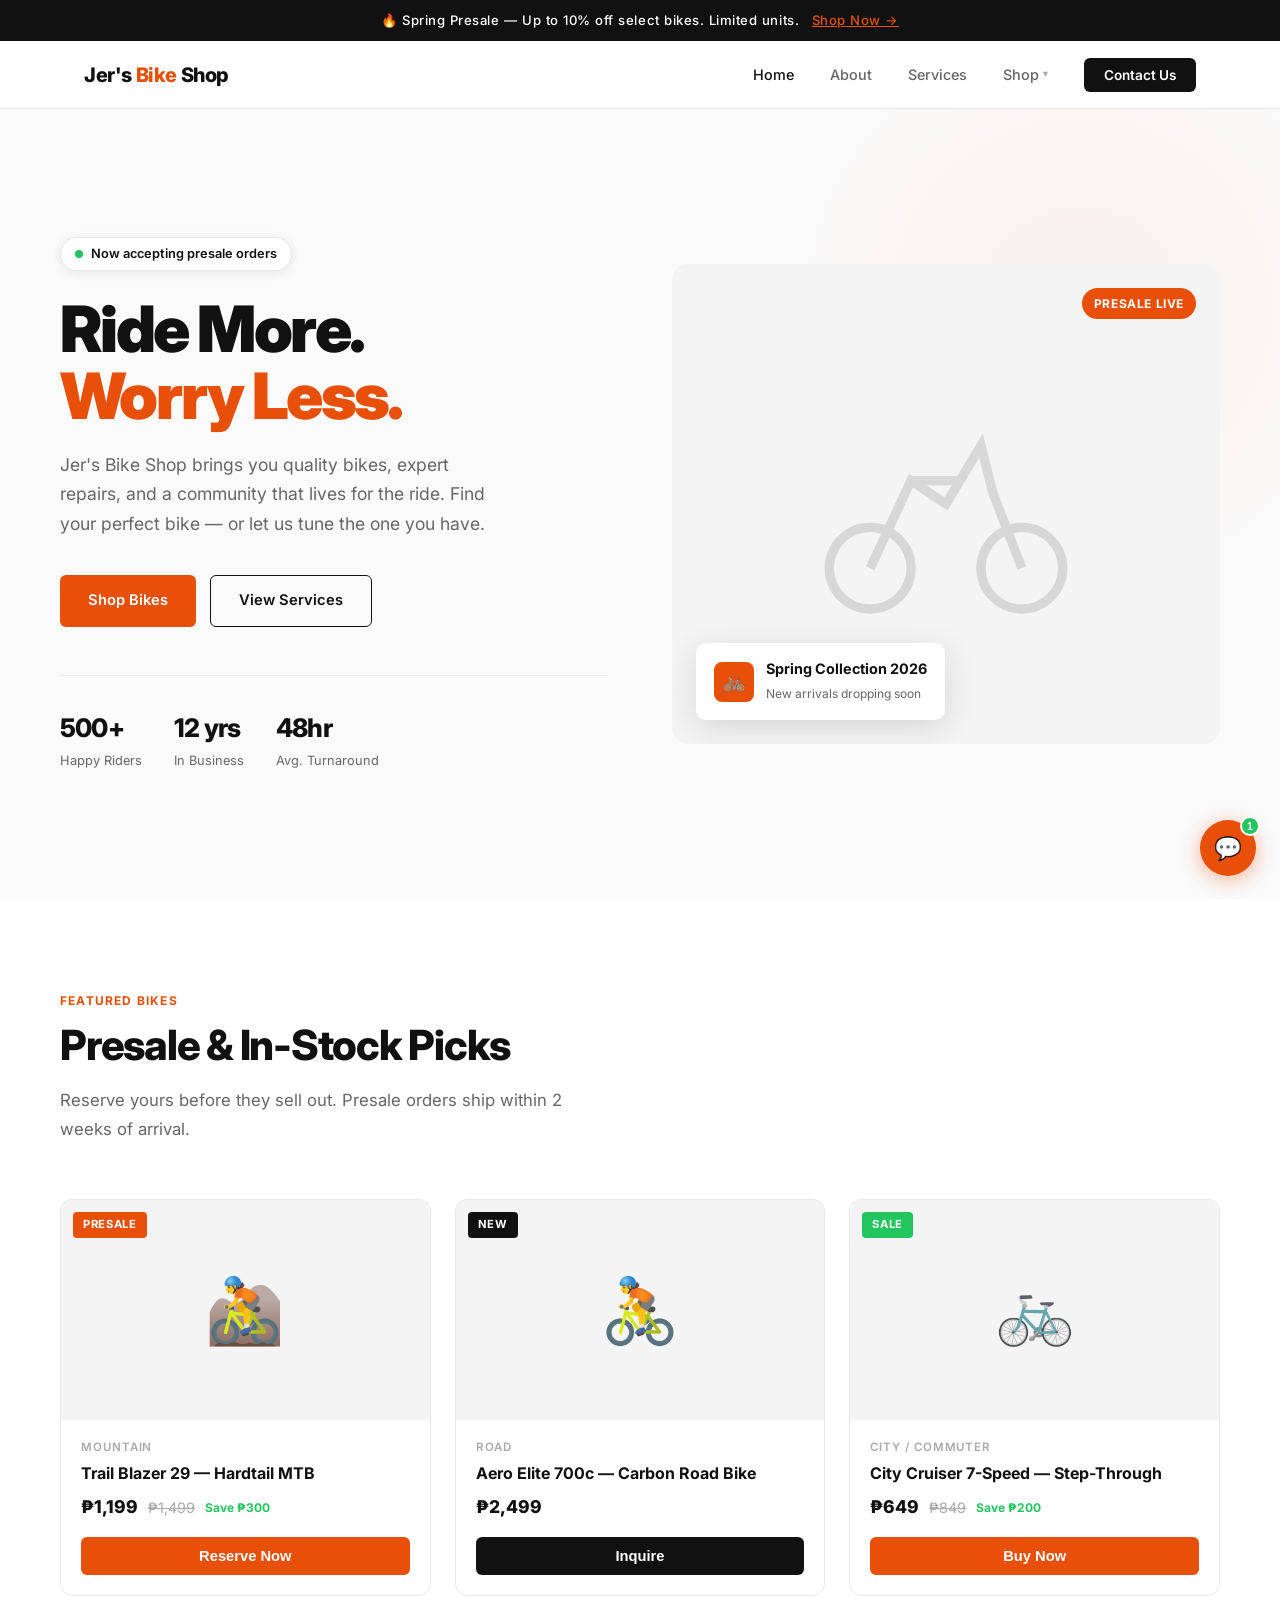
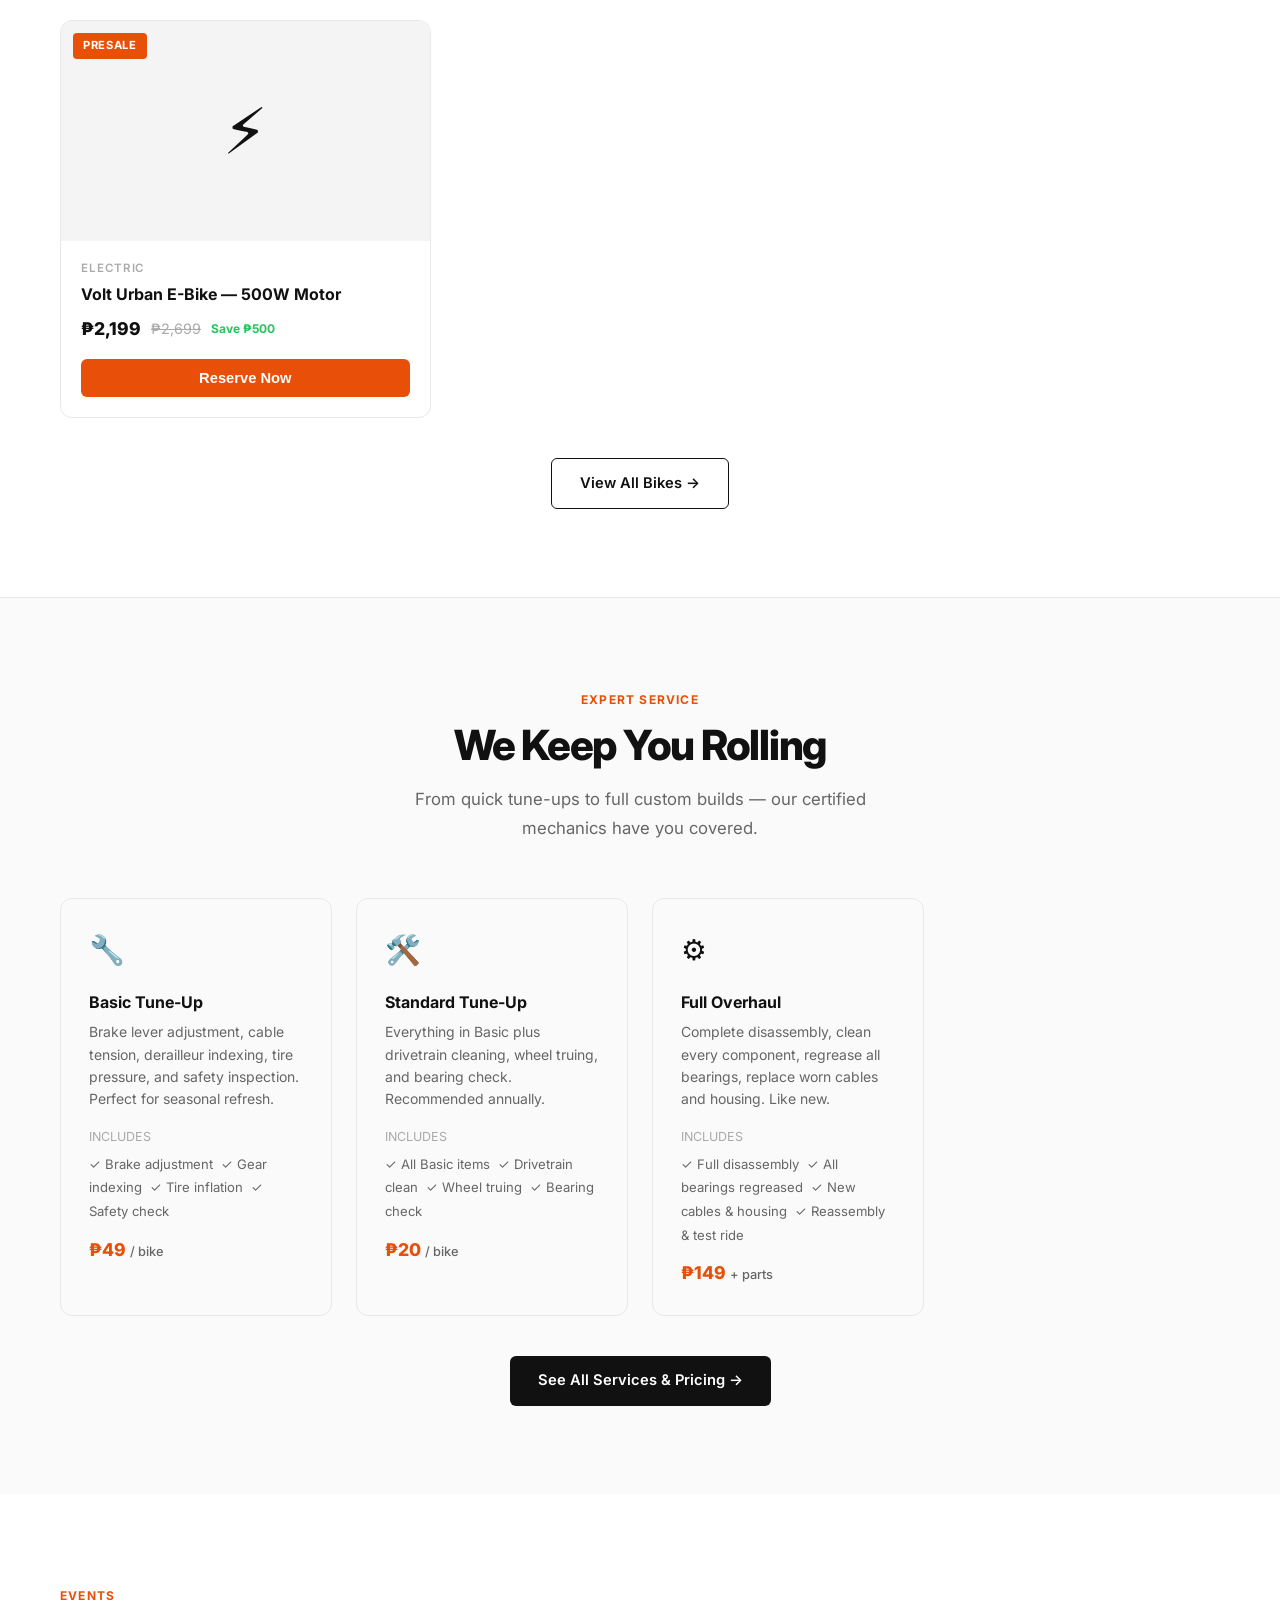
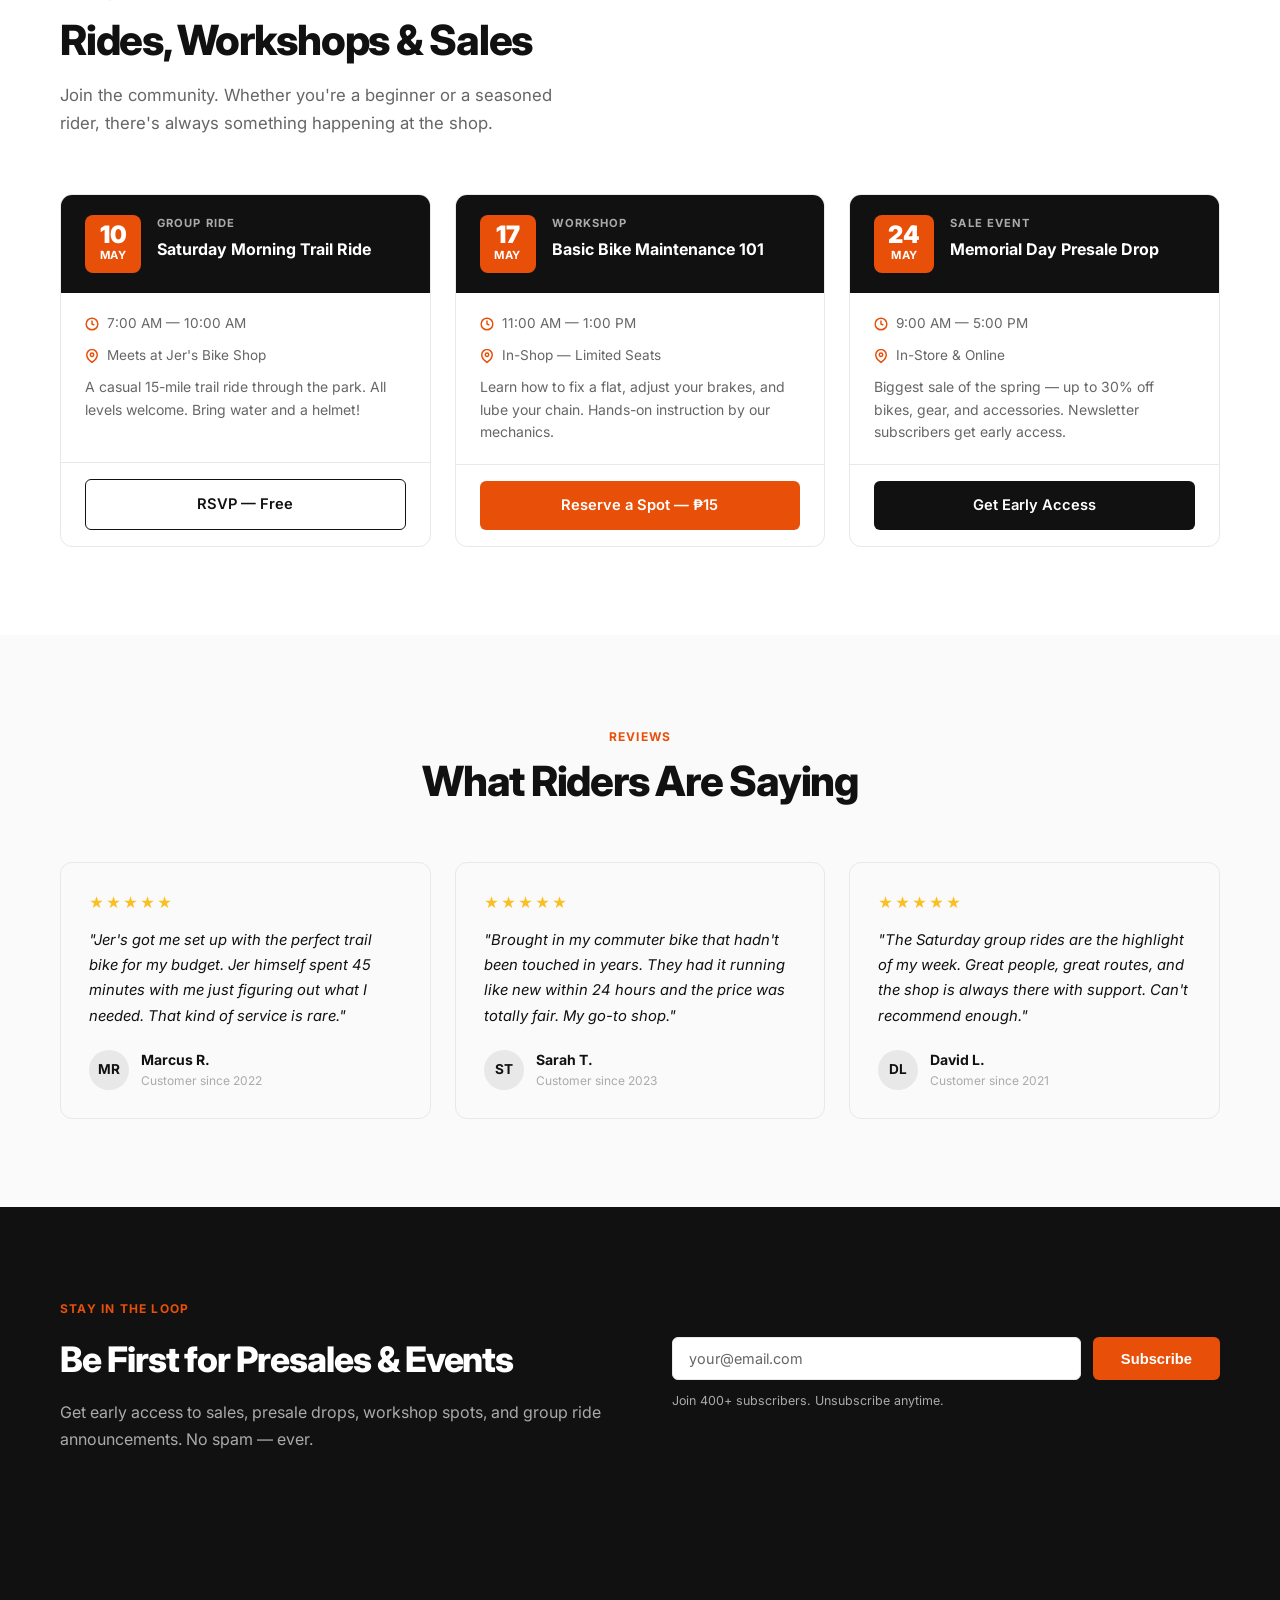
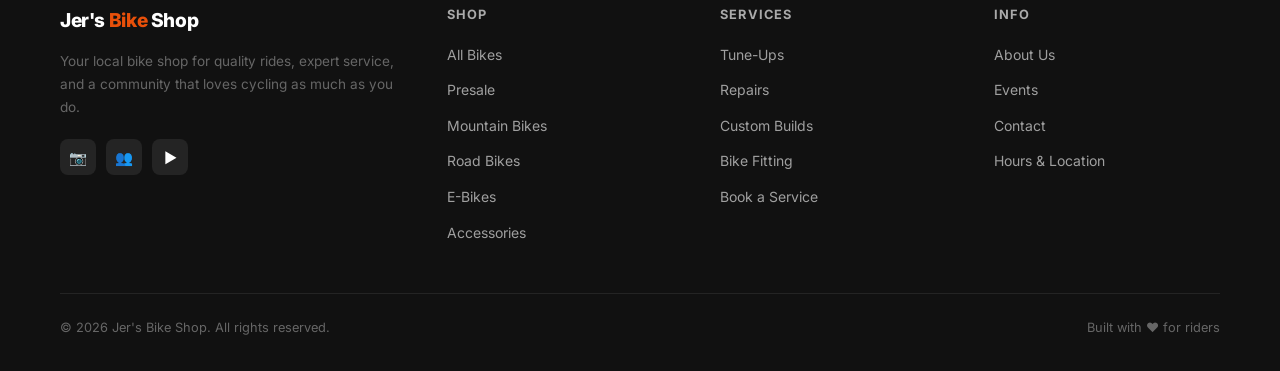
<file: index.html>
<!DOCTYPE html>
<html lang="en">
<head>
  <meta charset="UTF-8" />
  <meta name="viewport" content="width=device-width, initial-scale=1.0" />
  <title>Jer's Bike Shop — Quality Bikes & Service</title>
  <meta name="description" content="Jer's Bike Shop — your local destination for quality bikes, expert service, and cycling community events." />
  <link rel="preconnect" href="https://fonts.googleapis.com" />
  <link href="https://fonts.googleapis.com/css2?family=Inter:wght@400;500;600;700;800;900&display=swap" rel="stylesheet" />
  <link rel="stylesheet" href="style.css" />
  <script src="https://identity.netlify.com/v1/netlify-identity-widget.js"></script>
</head>
<body>

<!-- Announcement Bar -->
<div class="announcement-bar">
  🔥 Spring Presale — Up to 10% off select bikes. Limited units. <a href="shop.html">Shop Now →</a>
</div>

<!-- Nav -->
<nav>
  <div class="nav-inner">
    <a href="index.html" class="nav-logo">Jer's <span>Bike</span> Shop</a>
    <ul class="nav-links">
      <li><a href="index.html" class="active">Home</a></li>
      <li><a href="about.html">About</a></li>
      <li><a href="services.html">Services</a></li>
      <li class="nav-dropdown">
          <a href="shop.html">Shop</a>
          <ul class="dropdown-menu">
            <li class="dropdown-header"><a href="shop.html">All Products</a></li>
            <li><a href="shop.html?filter=mountain">Mountain Bikes</a></li>
            <li><a href="shop.html?filter=road">Road Bikes</a></li>
            <li><a href="shop.html?filter=city">City / Commuter</a></li>
            <li><a href="shop.html?filter=electric">Electric / E-Bikes</a></li>
            <li><a href="shop.html?filter=kids">Kids Bikes</a></li>
            <li class="dropdown-divider"></li>
            <li><a href="shop.html?filter=helmet">Helmets</a></li>
            <li><a href="shop.html?filter=accessory">Accessories</a></li>
            <li><a href="shop.html?filter=apparel">Apparel</a></li>
            <li><a href="shop.html?filter=parts">Parts</a></li>
            <li><a href="shop.html?filter=tires">Tires &amp; Tubes</a></li>
          </ul>
        </li>
      <li><a href="contact.html" class="nav-cta">Contact Us</a></li>
    </ul>
    <div class="hamburger" onclick="toggleMenu()">
      <span></span><span></span><span></span>
    </div>
  </div>
</nav>
<div class="mobile-menu" id="mobileMenu">
  <a href="index.html">Home</a>
  <a href="about.html">About</a>
  <a href="services.html">Services</a>
  <a href="shop.html">Shop</a>
  <a href="contact.html">Contact Us</a>
</div>

<!-- Hero -->
<section class="hero">
  <div class="hero-inner">
    <div class="hero-content">
      <div class="hero-badge">
        <span class="dot"></span> Now accepting presale orders
      </div>
      <h1>Ride More.<br><em>Worry Less.</em></h1>
      <p>Jer's Bike Shop brings you quality bikes, expert repairs, and a community that lives for the ride. Find your perfect bike — or let us tune the one you have.</p>
      <div class="hero-actions">
        <a href="shop.html" class="btn btn-primary">Shop Bikes</a>
        <a href="services.html" class="btn btn-outline">View Services</a>
      </div>
      <div class="hero-stats">
        <div>
          <div class="hero-stat-num">500+</div>
          <div class="hero-stat-label">Happy Riders</div>
        </div>
        <div>
          <div class="hero-stat-num">12 yrs</div>
          <div class="hero-stat-label">In Business</div>
        </div>
        <div>
          <div class="hero-stat-num">48hr</div>
          <div class="hero-stat-label">Avg. Turnaround</div>
        </div>
      </div>
    </div>
    <div class="hero-visual">
      <svg width="280" height="280" viewBox="0 0 24 24" fill="none" stroke="currentColor" stroke-width="0.8">
        <circle cx="5.5" cy="17.5" r="3.5"/><circle cx="18.5" cy="17.5" r="3.5"/>
        <path d="M5.5 17.5L9 10l3 2 3-5 1 4 2.5 6.5"/><path d="M9 10h4"/>
      </svg>
      <div class="presale-tag">PRESALE LIVE</div>
      <div class="hero-visual-badge">
        <div class="icon">🚲</div>
        <div>
          <strong>Spring Collection 2026</strong>
          <span>New arrivals dropping soon</span>
        </div>
      </div>
    </div>
  </div>
</section>

<!-- Featured Products -->
<section class="section" style="background: var(--white);">
  <div class="container">
    <div class="section-header">
      <div class="section-label">Featured Bikes</div>
      <h2 class="section-title">Presale & In-Stock Picks</h2>
      <p class="section-sub">Reserve yours before they sell out. Presale orders ship within 2 weeks of arrival.</p>
    </div>
    <div class="products-grid" id="featured-products"></div>
    <div style="text-align:center; margin-top: 40px;">
      <a href="shop.html" class="btn btn-outline">View All Bikes →</a>
    </div>
  </div>
</section>

<hr class="divider" />

<!-- Services Teaser -->
<section class="section" style="background: var(--gray-50);">
  <div class="container">
    <div class="section-header center">
      <div class="section-label">Expert Service</div>
      <h2 class="section-title">We Keep You Rolling</h2>
      <p class="section-sub">From quick tune-ups to full custom builds — our certified mechanics have you covered.</p>
    </div>
    <div class="services-grid" id="services-teaser"></div>
    <div style="text-align:center; margin-top: 40px;">
      <a href="services.html" class="btn btn-dark">See All Services & Pricing →</a>
    </div>
  </div>
</section>

<!-- Upcoming Events -->
<section class="section">
  <div class="container">
    <div class="section-header">
      <div class="section-label">Events</div>
      <h2 class="section-title">Rides, Workshops & Sales</h2>
      <p class="section-sub">Join the community. Whether you're a beginner or a seasoned rider, there's always something happening at the shop.</p>
    </div>
    <div class="events-grid" id="homepage-events"></div>
  </div>
</section>

<!-- Testimonials -->
<section class="section" style="background: var(--gray-50);">
  <div class="container">
    <div class="section-header center">
      <div class="section-label">Reviews</div>
      <h2 class="section-title">What Riders Are Saying</h2>
    </div>
    <div class="testimonials-grid">
      <div class="testimonial-card">
        <div class="stars">★★★★★</div>
        <p class="testimonial-text">"Jer's got me set up with the perfect trail bike for my budget. Jer himself spent 45 minutes with me just figuring out what I needed. That kind of service is rare."</p>
        <div class="testimonial-author">
          <div class="author-avatar">MR</div>
          <div>
            <div class="author-name">Marcus R.</div>
            <div class="author-since">Customer since 2022</div>
          </div>
        </div>
      </div>
      <div class="testimonial-card">
        <div class="stars">★★★★★</div>
        <p class="testimonial-text">"Brought in my commuter bike that hadn't been touched in years. They had it running like new within 24 hours and the price was totally fair. My go-to shop."</p>
        <div class="testimonial-author">
          <div class="author-avatar">ST</div>
          <div>
            <div class="author-name">Sarah T.</div>
            <div class="author-since">Customer since 2023</div>
          </div>
        </div>
      </div>
      <div class="testimonial-card">
        <div class="stars">★★★★★</div>
        <p class="testimonial-text">"The Saturday group rides are the highlight of my week. Great people, great routes, and the shop is always there with support. Can't recommend enough."</p>
        <div class="testimonial-author">
          <div class="author-avatar">DL</div>
          <div>
            <div class="author-name">David L.</div>
            <div class="author-since">Customer since 2021</div>
          </div>
        </div>
      </div>
    </div>
  </div>
</section>

<!-- Newsletter -->
<section class="section newsletter" id="newsletter">
  <div class="container">
    <div class="newsletter-inner">
      <div>
        <div class="section-label" style="color: var(--accent);">Stay in the Loop</div>
        <h2>Be First for Presales & Events</h2>
        <p>Get early access to sales, presale drops, workshop spots, and group ride announcements. No spam — ever.</p>
      </div>
      <div>
        <form class="newsletter-form" onsubmit="handleNewsletter(event)">
          <input type="email" placeholder="your@email.com" required />
          <button type="submit" class="btn btn-primary">Subscribe</button>
        </form>
        <p class="newsletter-note">Join 400+ subscribers. Unsubscribe anytime.</p>
      </div>
    </div>
  </div>
</section>

<!-- Footer -->
<footer>
  <div class="footer-inner">
    <div class="footer-top">
      <div class="footer-brand">
        <a href="index.html" class="nav-logo">Jer's <span>Bike</span> Shop</a>
        <p>Your local bike shop for quality rides, expert service, and a community that loves cycling as much as you do.</p>
        <div class="social-links">
          <a href="#" class="social-link" title="Instagram">📷</a>
          <a href="#" class="social-link" title="Facebook">👥</a>
          <a href="#" class="social-link" title="YouTube">▶️</a>
        </div>
      </div>
      <div class="footer-col">
        <h4>Shop</h4>
        <ul>
          <li><a href="shop.html">All Bikes</a></li>
          <li><a href="shop.html">Presale</a></li>
          <li><a href="shop.html">Mountain Bikes</a></li>
          <li><a href="shop.html">Road Bikes</a></li>
          <li><a href="shop.html">E-Bikes</a></li>
          <li><a href="shop.html">Accessories</a></li>
        </ul>
      </div>
      <div class="footer-col">
        <h4>Services</h4>
        <ul>
          <li><a href="services.html">Tune-Ups</a></li>
          <li><a href="services.html">Repairs</a></li>
          <li><a href="services.html">Custom Builds</a></li>
          <li><a href="services.html">Bike Fitting</a></li>
          <li><a href="services.html">Book a Service</a></li>
        </ul>
      </div>
      <div class="footer-col">
        <h4>Info</h4>
        <ul>
          <li><a href="about.html">About Us</a></li>
          <li><a href="index.html#events">Events</a></li>
          <li><a href="contact.html">Contact</a></li>
          <li><a href="contact.html">Hours & Location</a></li>
        </ul>
      </div>
    </div>
    <div class="footer-bottom">
      <span>© 2026 Jer's Bike Shop. All rights reserved.</span>
      <span>Built with ❤️ for riders</span>
    </div>
  </div>
</footer>

<div class="toast" id="toast">
  <span class="toast-icon">✅</span>
  <span id="toast-msg"></span>
</div>

<script src="script.js"></script>
</body>
</html>
</file>
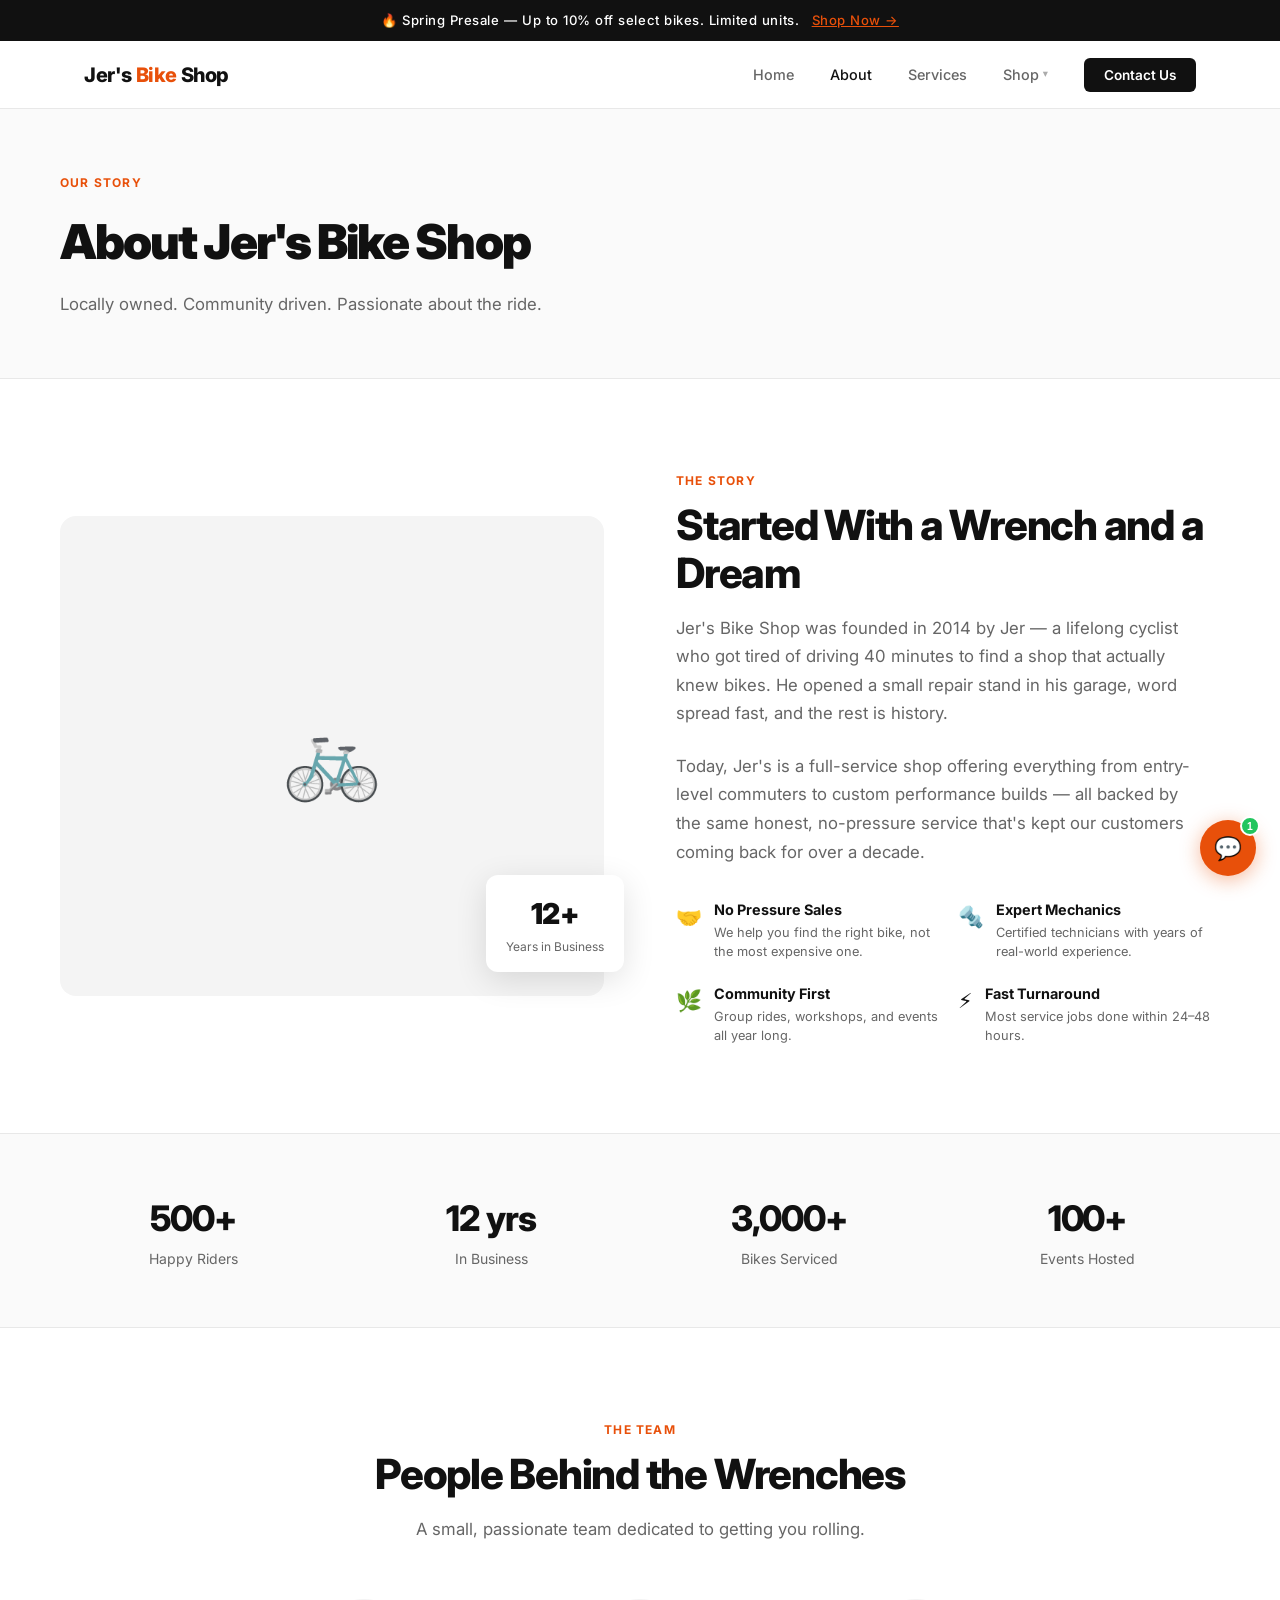
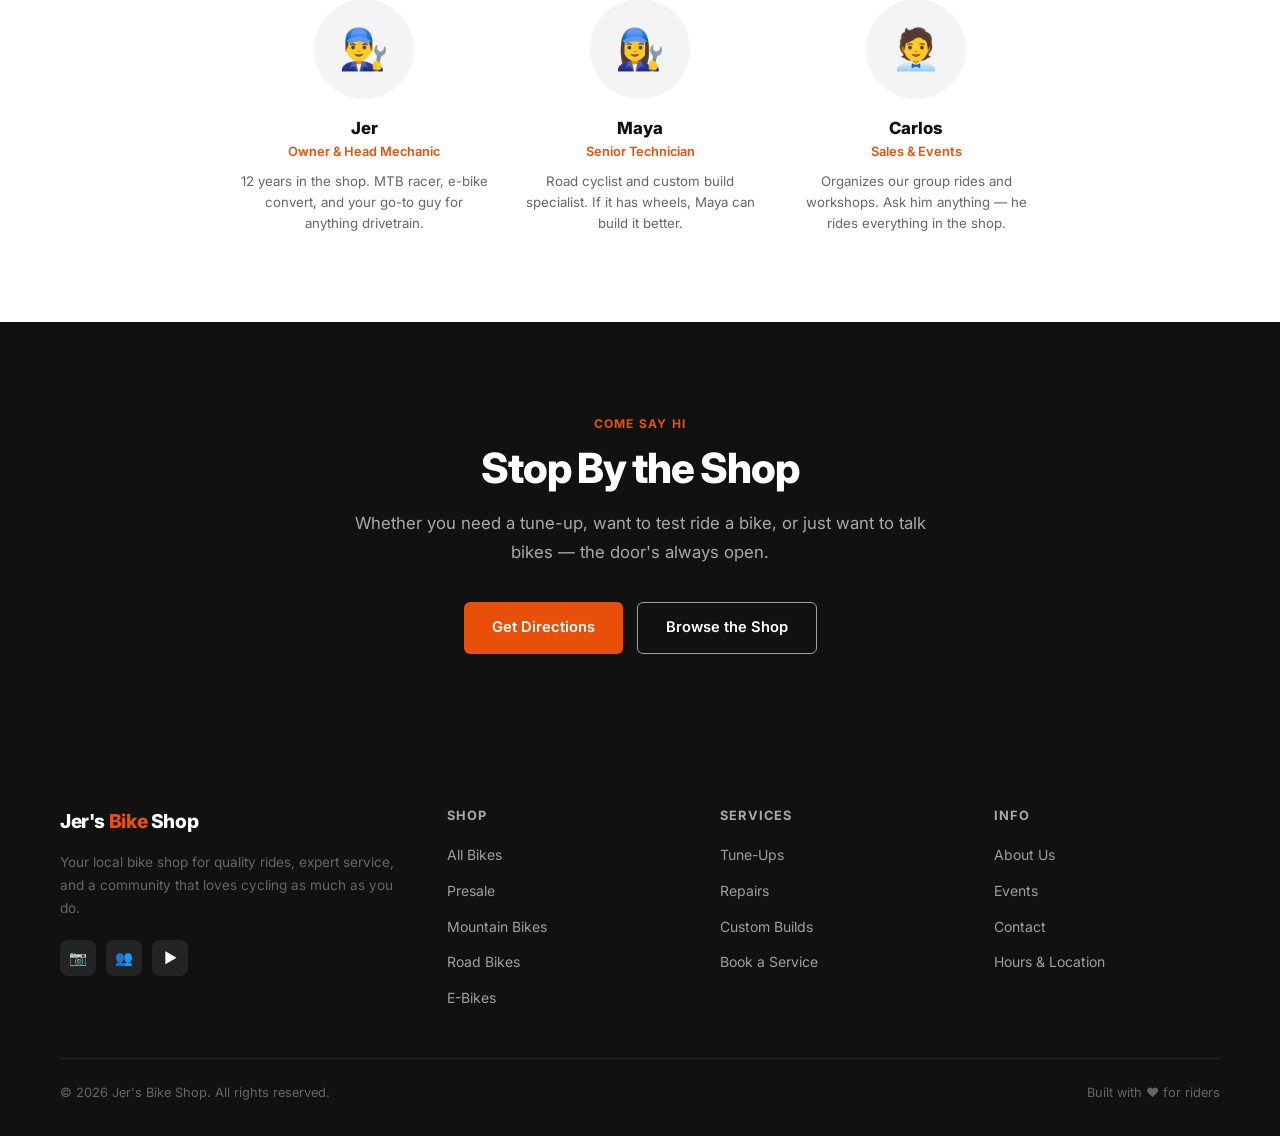
<file: about.html>
<!DOCTYPE html>
<html lang="en">
<head>
  <meta charset="UTF-8" />
  <meta name="viewport" content="width=device-width, initial-scale=1.0" />
  <title>About — Jer's Bike Shop</title>
  <meta name="description" content="Learn the story behind Jer's Bike Shop — locally owned, community driven, and passionate about cycling." />
  <link rel="preconnect" href="https://fonts.googleapis.com" />
  <link href="https://fonts.googleapis.com/css2?family=Inter:wght@400;500;600;700;800;900&display=swap" rel="stylesheet" />
  <link rel="stylesheet" href="style.css" />
</head>
<body>

<div class="announcement-bar">
  🔥 Spring Presale — Up to 10% off select bikes. Limited units. <a href="shop.html">Shop Now →</a>
</div>

<nav>
  <div class="nav-inner">
    <a href="index.html" class="nav-logo">Jer's <span>Bike</span> Shop</a>
    <ul class="nav-links">
      <li><a href="index.html">Home</a></li>
      <li><a href="about.html" class="active">About</a></li>
      <li><a href="services.html">Services</a></li>
      <li class="nav-dropdown">
          <a href="shop.html">Shop</a>
          <ul class="dropdown-menu">
            <li class="dropdown-header"><a href="shop.html">All Products</a></li>
            <li><a href="shop.html?filter=mountain">Mountain Bikes</a></li>
            <li><a href="shop.html?filter=road">Road Bikes</a></li>
            <li><a href="shop.html?filter=city">City / Commuter</a></li>
            <li><a href="shop.html?filter=electric">Electric / E-Bikes</a></li>
            <li><a href="shop.html?filter=kids">Kids Bikes</a></li>
            <li class="dropdown-divider"></li>
            <li><a href="shop.html?filter=helmet">Helmets</a></li>
            <li><a href="shop.html?filter=accessory">Accessories</a></li>
            <li><a href="shop.html?filter=apparel">Apparel</a></li>
            <li><a href="shop.html?filter=parts">Parts</a></li>
            <li><a href="shop.html?filter=tires">Tires &amp; Tubes</a></li>
          </ul>
        </li>
      <li><a href="contact.html" class="nav-cta">Contact Us</a></li>
    </ul>
    <div class="hamburger" onclick="toggleMenu()">
      <span></span><span></span><span></span>
    </div>
  </div>
</nav>
<div class="mobile-menu" id="mobileMenu">
  <a href="index.html">Home</a>
  <a href="about.html">About</a>
  <a href="services.html">Services</a>
  <a href="shop.html">Shop</a>
  <a href="contact.html">Contact Us</a>
</div>

<div class="page-hero">
  <div class="page-hero-inner">
    <div class="section-label">Our Story</div>
    <h1>About Jer's Bike Shop</h1>
    <p>Locally owned. Community driven. Passionate about the ride.</p>
  </div>
</div>

<!-- Story -->
<section class="section">
  <div class="container">
    <div class="about-grid">
      <div class="about-img">
        🚲
        <div class="about-badge">
          <div class="about-badge-num">12+</div>
          <div class="about-badge-label">Years in Business</div>
        </div>
      </div>
      <div class="about-text">
        <div class="section-label">The Story</div>
        <h2 class="section-title">Started With a Wrench and a Dream</h2>
        <p class="section-sub">
          Jer's Bike Shop was founded in 2014 by Jer — a lifelong cyclist who got tired of driving 40 minutes to find a shop that actually knew bikes. He opened a small repair stand in his garage, word spread fast, and the rest is history.
        </p>
        <p class="section-sub" style="margin-top: 16px;">
          Today, Jer's is a full-service shop offering everything from entry-level commuters to custom performance builds — all backed by the same honest, no-pressure service that's kept our customers coming back for over a decade.
        </p>
        <div class="about-values">
          <div class="value-item">
            <div class="value-icon">🤝</div>
            <div>
              <div class="value-name">No Pressure Sales</div>
              <div class="value-desc">We help you find the right bike, not the most expensive one.</div>
            </div>
          </div>
          <div class="value-item">
            <div class="value-icon">🔩</div>
            <div>
              <div class="value-name">Expert Mechanics</div>
              <div class="value-desc">Certified technicians with years of real-world experience.</div>
            </div>
          </div>
          <div class="value-item">
            <div class="value-icon">🌿</div>
            <div>
              <div class="value-name">Community First</div>
              <div class="value-desc">Group rides, workshops, and events all year long.</div>
            </div>
          </div>
          <div class="value-item">
            <div class="value-icon">⚡</div>
            <div>
              <div class="value-name">Fast Turnaround</div>
              <div class="value-desc">Most service jobs done within 24–48 hours.</div>
            </div>
          </div>
        </div>
      </div>
    </div>
  </div>
</section>

<hr class="divider" />

<!-- Numbers -->
<section class="section-sm" style="background: var(--gray-50);">
  <div class="container">
    <div style="display: grid; grid-template-columns: repeat(4, 1fr); gap: 32px; text-align: center;">
      <div>
        <div class="hero-stat-num" style="font-size: 2.2rem;">500+</div>
        <div class="hero-stat-label" style="font-size: 0.875rem;">Happy Riders</div>
      </div>
      <div>
        <div class="hero-stat-num" style="font-size: 2.2rem;">12 yrs</div>
        <div class="hero-stat-label" style="font-size: 0.875rem;">In Business</div>
      </div>
      <div>
        <div class="hero-stat-num" style="font-size: 2.2rem;">3,000+</div>
        <div class="hero-stat-label" style="font-size: 0.875rem;">Bikes Serviced</div>
      </div>
      <div>
        <div class="hero-stat-num" style="font-size: 2.2rem;">100+</div>
        <div class="hero-stat-label" style="font-size: 0.875rem;">Events Hosted</div>
      </div>
    </div>
  </div>
</section>

<hr class="divider" />

<!-- Team -->
<section class="section">
  <div class="container">
    <div class="section-header center">
      <div class="section-label">The Team</div>
      <h2 class="section-title">People Behind the Wrenches</h2>
      <p class="section-sub">A small, passionate team dedicated to getting you rolling.</p>
    </div>
    <div style="display: grid; grid-template-columns: repeat(auto-fill, minmax(220px, 1fr)); gap: 28px; max-width: 800px; margin: 0 auto;">

      <div style="text-align: center;">
        <div style="width: 100px; height: 100px; border-radius: 50%; background: var(--gray-100); display: flex; align-items: center; justify-content: center; font-size: 2.5rem; margin: 0 auto 16px;">👨‍🔧</div>
        <div style="font-weight: 800; font-size: 1.05rem;">Jer</div>
        <div style="font-size: 0.8rem; color: var(--accent); font-weight: 600; margin-bottom: 8px;">Owner & Head Mechanic</div>
        <div style="font-size: 0.83rem; color: var(--gray-600); line-height: 1.6;">12 years in the shop. MTB racer, e-bike convert, and your go-to guy for anything drivetrain.</div>
      </div>

      <div style="text-align: center;">
        <div style="width: 100px; height: 100px; border-radius: 50%; background: var(--gray-100); display: flex; align-items: center; justify-content: center; font-size: 2.5rem; margin: 0 auto 16px;">👩‍🔧</div>
        <div style="font-weight: 800; font-size: 1.05rem;">Maya</div>
        <div style="font-size: 0.8rem; color: var(--accent); font-weight: 600; margin-bottom: 8px;">Senior Technician</div>
        <div style="font-size: 0.83rem; color: var(--gray-600); line-height: 1.6;">Road cyclist and custom build specialist. If it has wheels, Maya can build it better.</div>
      </div>

      <div style="text-align: center;">
        <div style="width: 100px; height: 100px; border-radius: 50%; background: var(--gray-100); display: flex; align-items: center; justify-content: center; font-size: 2.5rem; margin: 0 auto 16px;">🧑‍💼</div>
        <div style="font-weight: 800; font-size: 1.05rem;">Carlos</div>
        <div style="font-size: 0.8rem; color: var(--accent); font-weight: 600; margin-bottom: 8px;">Sales & Events</div>
        <div style="font-size: 0.83rem; color: var(--gray-600); line-height: 1.6;">Organizes our group rides and workshops. Ask him anything — he rides everything in the shop.</div>
      </div>

    </div>
  </div>
</section>

<!-- CTA -->
<section class="section" style="background: var(--black); color: var(--white); text-align: center;">
  <div class="container" style="max-width: 600px;">
    <div class="section-label" style="color: var(--accent);">Come Say Hi</div>
    <h2 class="section-title" style="color: var(--white);">Stop By the Shop</h2>
    <p style="color: var(--gray-400); margin-bottom: 36px; font-size: 1.05rem; line-height: 1.7;">Whether you need a tune-up, want to test ride a bike, or just want to talk bikes — the door's always open.</p>
    <div style="display: flex; gap: 14px; justify-content: center; flex-wrap: wrap;">
      <a href="contact.html" class="btn btn-primary">Get Directions</a>
      <a href="shop.html" class="btn btn-outline-white">Browse the Shop</a>
    </div>
  </div>
</section>

<footer>
  <div class="footer-inner">
    <div class="footer-top">
      <div class="footer-brand">
        <a href="index.html" class="nav-logo">Jer's <span>Bike</span> Shop</a>
        <p>Your local bike shop for quality rides, expert service, and a community that loves cycling as much as you do.</p>
        <div class="social-links">
          <a href="#" class="social-link" title="Instagram">📷</a>
          <a href="#" class="social-link" title="Facebook">👥</a>
          <a href="#" class="social-link" title="YouTube">▶️</a>
        </div>
      </div>
      <div class="footer-col">
        <h4>Shop</h4>
        <ul>
          <li><a href="shop.html">All Bikes</a></li>
          <li><a href="shop.html">Presale</a></li>
          <li><a href="shop.html">Mountain Bikes</a></li>
          <li><a href="shop.html">Road Bikes</a></li>
          <li><a href="shop.html">E-Bikes</a></li>
        </ul>
      </div>
      <div class="footer-col">
        <h4>Services</h4>
        <ul>
          <li><a href="services.html">Tune-Ups</a></li>
          <li><a href="services.html">Repairs</a></li>
          <li><a href="services.html">Custom Builds</a></li>
          <li><a href="services.html">Book a Service</a></li>
        </ul>
      </div>
      <div class="footer-col">
        <h4>Info</h4>
        <ul>
          <li><a href="about.html">About Us</a></li>
          <li><a href="index.html#events">Events</a></li>
          <li><a href="contact.html">Contact</a></li>
          <li><a href="contact.html">Hours & Location</a></li>
        </ul>
      </div>
    </div>
    <div class="footer-bottom">
      <span>© 2026 Jer's Bike Shop. All rights reserved.</span>
      <span>Built with ❤️ for riders</span>
    </div>
  </div>
</footer>

<div class="toast" id="toast"><span class="toast-icon">✅</span><span id="toast-msg"></span></div>
<script src="script.js"></script>
</body>
</html>
</file>
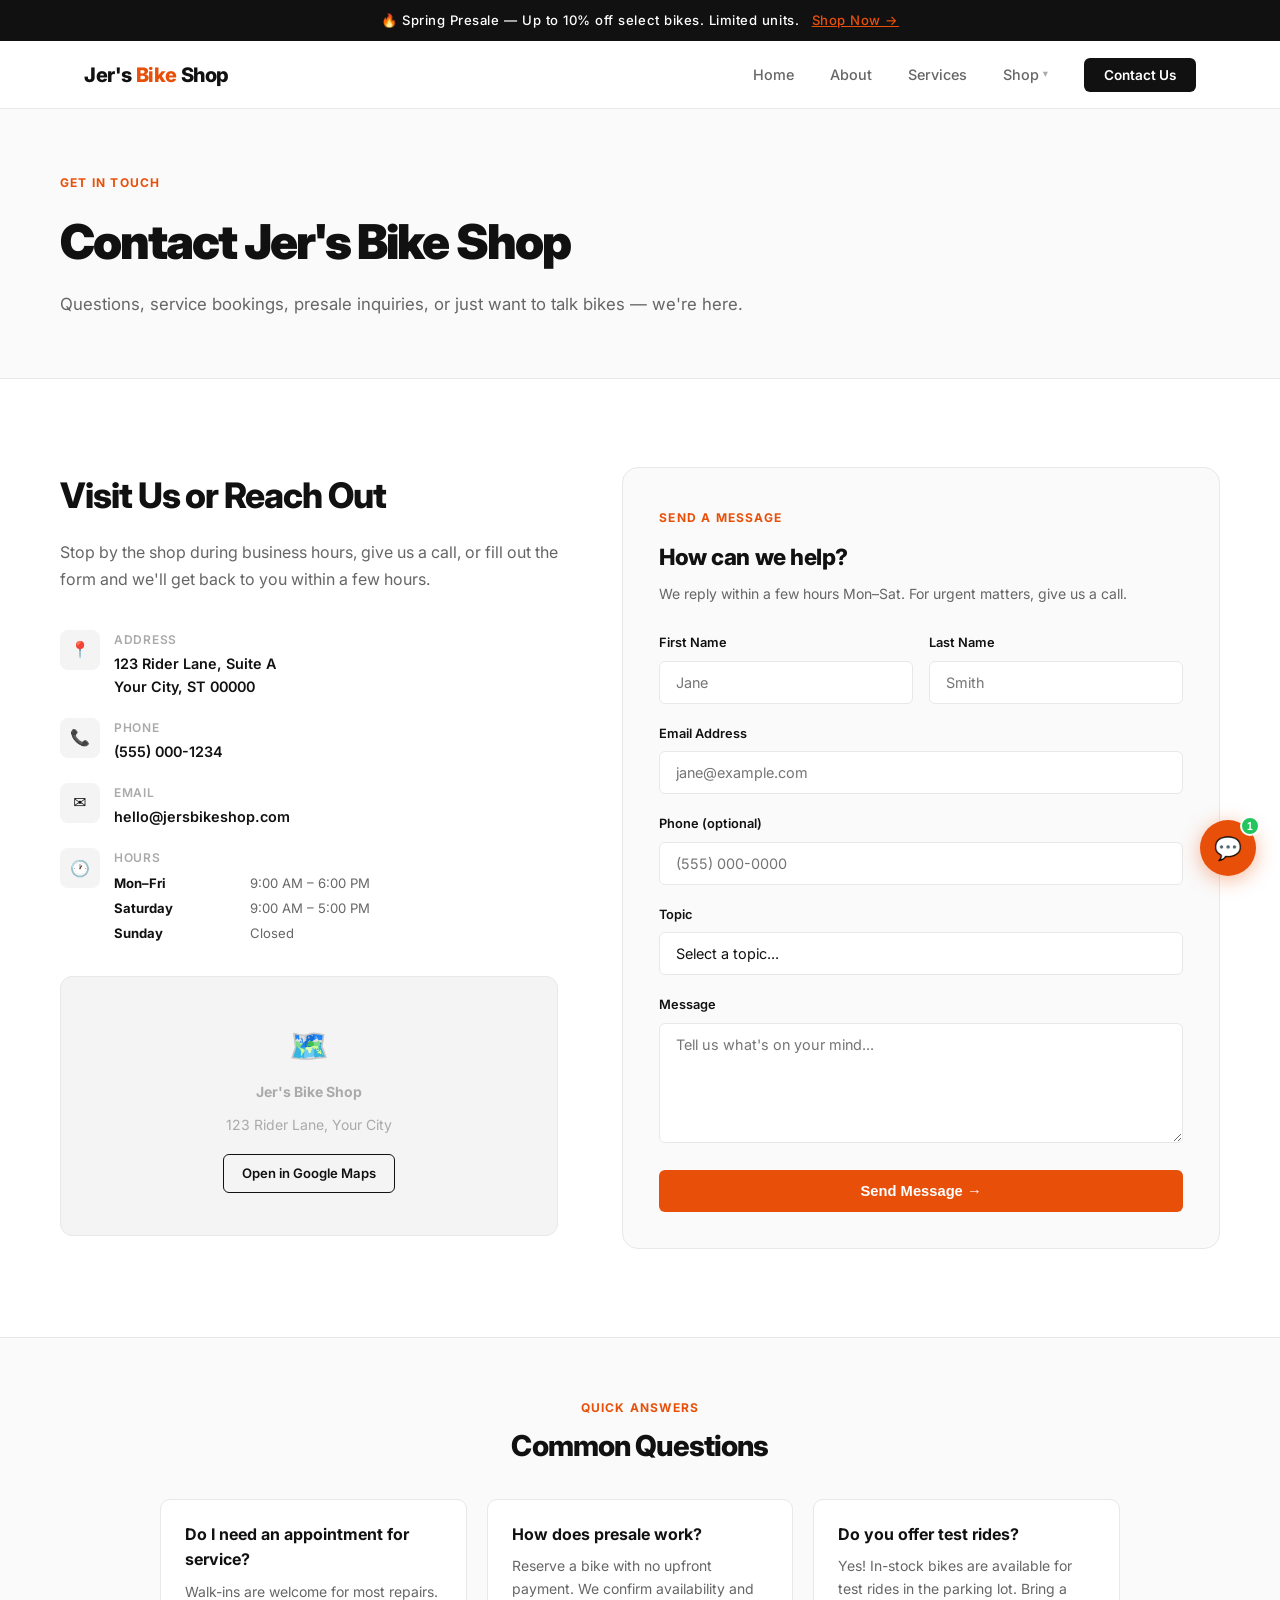
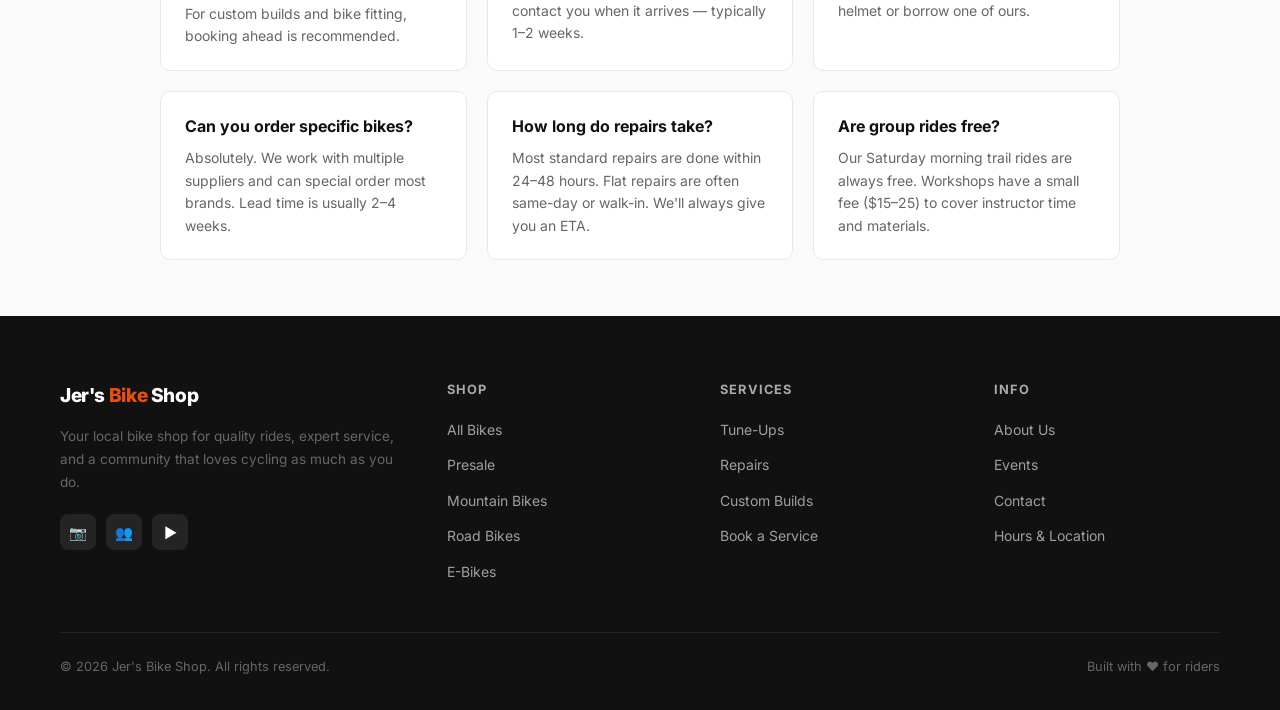
<file: contact.html>
<!DOCTYPE html>
<html lang="en">
<head>
  <meta charset="UTF-8" />
  <meta name="viewport" content="width=device-width, initial-scale=1.0" />
  <title>Contact — Jer's Bike Shop</title>
  <meta name="description" content="Contact Jer's Bike Shop — visit us in store, call, or send a message. We're happy to help." />
  <link rel="preconnect" href="https://fonts.googleapis.com" />
  <link href="https://fonts.googleapis.com/css2?family=Inter:wght@400;500;600;700;800;900&display=swap" rel="stylesheet" />
  <link rel="stylesheet" href="style.css" />
</head>
<body>

<div class="announcement-bar">
  🔥 Spring Presale — Up to 10% off select bikes. Limited units. <a href="shop.html">Shop Now →</a>
</div>

<nav>
  <div class="nav-inner">
    <a href="index.html" class="nav-logo">Jer's <span>Bike</span> Shop</a>
    <ul class="nav-links">
      <li><a href="index.html">Home</a></li>
      <li><a href="about.html">About</a></li>
      <li><a href="services.html">Services</a></li>
      <li class="nav-dropdown">
          <a href="shop.html">Shop</a>
          <ul class="dropdown-menu">
            <li class="dropdown-header"><a href="shop.html">All Products</a></li>
            <li><a href="shop.html?filter=mountain">Mountain Bikes</a></li>
            <li><a href="shop.html?filter=road">Road Bikes</a></li>
            <li><a href="shop.html?filter=city">City / Commuter</a></li>
            <li><a href="shop.html?filter=electric">Electric / E-Bikes</a></li>
            <li><a href="shop.html?filter=kids">Kids Bikes</a></li>
            <li class="dropdown-divider"></li>
            <li><a href="shop.html?filter=helmet">Helmets</a></li>
            <li><a href="shop.html?filter=accessory">Accessories</a></li>
            <li><a href="shop.html?filter=apparel">Apparel</a></li>
            <li><a href="shop.html?filter=parts">Parts</a></li>
            <li><a href="shop.html?filter=tires">Tires &amp; Tubes</a></li>
          </ul>
        </li>
      <li><a href="contact.html" class="nav-cta active">Contact Us</a></li>
    </ul>
    <div class="hamburger" onclick="toggleMenu()">
      <span></span><span></span><span></span>
    </div>
  </div>
</nav>
<div class="mobile-menu" id="mobileMenu">
  <a href="index.html">Home</a>
  <a href="about.html">About</a>
  <a href="services.html">Services</a>
  <a href="shop.html">Shop</a>
  <a href="contact.html">Contact Us</a>
</div>

<div class="page-hero">
  <div class="page-hero-inner">
    <div class="section-label">Get in Touch</div>
    <h1>Contact Jer's Bike Shop</h1>
    <p>Questions, service bookings, presale inquiries, or just want to talk bikes — we're here.</p>
  </div>
</div>

<section class="section">
  <div class="container">
    <div class="contact-grid">

      <!-- Info -->
      <div class="contact-info">
        <h2>Visit Us or Reach Out</h2>
        <p>Stop by the shop during business hours, give us a call, or fill out the form and we'll get back to you within a few hours.</p>
        <div class="contact-details">

          <div class="contact-item">
            <div class="contact-item-icon">📍</div>
            <div>
              <div class="contact-item-label">Address</div>
              <div class="contact-item-value">123 Rider Lane, Suite A<br>Your City, ST 00000</div>
            </div>
          </div>

          <div class="contact-item">
            <div class="contact-item-icon">📞</div>
            <div>
              <div class="contact-item-label">Phone</div>
              <div class="contact-item-value"><a href="tel:+15550001234">(555) 000-1234</a></div>
            </div>
          </div>

          <div class="contact-item">
            <div class="contact-item-icon">✉️</div>
            <div>
              <div class="contact-item-label">Email</div>
              <div class="contact-item-value"><a href="mailto:hello@jersbikeshop.com">hello@jersbikeshop.com</a></div>
            </div>
          </div>

          <div class="contact-item">
            <div class="contact-item-icon">🕐</div>
            <div>
              <div class="contact-item-label">Hours</div>
              <div class="hours-grid">
                <div class="hours-row"><strong>Mon–Fri</strong></div>
                <div class="hours-row">9:00 AM – 6:00 PM</div>
                <div class="hours-row"><strong>Saturday</strong></div>
                <div class="hours-row">9:00 AM – 5:00 PM</div>
                <div class="hours-row"><strong>Sunday</strong></div>
                <div class="hours-row">Closed</div>
              </div>
            </div>
          </div>

        </div>

        <!-- Map Placeholder -->
        <div class="map-placeholder">
          <div class="map-icon">🗺️</div>
          <strong>Jer's Bike Shop</strong>
          <span>123 Rider Lane, Your City</span>
          <a href="https://maps.google.com" target="_blank" class="btn btn-outline" style="margin-top: 8px; padding: 8px 18px; font-size: 0.82rem;">Open in Google Maps</a>
        </div>

      </div>

      <!-- Form -->
      <div class="contact-form">
        <div class="section-label">Send a Message</div>
        <h3 style="font-size: 1.4rem; font-weight: 800; margin-bottom: 8px; letter-spacing: -0.02em;">How can we help?</h3>
        <p style="font-size: 0.875rem; color: var(--gray-600); margin-bottom: 28px; line-height: 1.6;">We reply within a few hours Mon–Sat. For urgent matters, give us a call.</p>

        <form onsubmit="handleContact(event)">
          <div class="form-row">
            <div class="form-group">
              <label for="first-name">First Name</label>
              <input type="text" id="first-name" placeholder="Jane" required />
            </div>
            <div class="form-group">
              <label for="last-name">Last Name</label>
              <input type="text" id="last-name" placeholder="Smith" required />
            </div>
          </div>
          <div class="form-group">
            <label for="email">Email Address</label>
            <input type="email" id="email" placeholder="jane@example.com" required />
          </div>
          <div class="form-group">
            <label for="phone">Phone (optional)</label>
            <input type="tel" id="phone" placeholder="(555) 000-0000" />
          </div>
          <div class="form-group">
            <label for="subject">Topic</label>
            <select id="subject">
              <option value="">Select a topic...</option>
              <option value="presale">Presale Inquiry</option>
              <option value="service">Book a Service</option>
              <option value="event">Event / Group Ride</option>
              <option value="custom">Custom Build</option>
              <option value="general">General Question</option>
              <option value="other">Other</option>
            </select>
          </div>
          <div class="form-group">
            <label for="message">Message</label>
            <textarea id="message" placeholder="Tell us what's on your mind..." required></textarea>
          </div>
          <div class="form-submit">
            <button type="submit" class="btn btn-primary">Send Message →</button>
          </div>
        </form>
      </div>

    </div>
  </div>
</section>

<!-- FAQ Strip -->
<section class="section-sm" style="background: var(--gray-50); border-top: 1px solid var(--gray-200);">
  <div class="container">
    <div class="section-header center" style="margin-bottom: 36px;">
      <div class="section-label">Quick Answers</div>
      <h2 class="section-title" style="font-size: 1.8rem;">Common Questions</h2>
    </div>
    <div style="display: grid; grid-template-columns: repeat(auto-fill, minmax(300px, 1fr)); gap: 20px; max-width: 960px; margin: 0 auto;">
      <div style="background: var(--white); border: 1px solid var(--gray-200); border-radius: 10px; padding: 22px 24px;">
        <div style="font-weight: 700; margin-bottom: 8px;">Do I need an appointment for service?</div>
        <div style="font-size: 0.875rem; color: var(--gray-600); line-height: 1.6;">Walk-ins are welcome for most repairs. For custom builds and bike fitting, booking ahead is recommended.</div>
      </div>
      <div style="background: var(--white); border: 1px solid var(--gray-200); border-radius: 10px; padding: 22px 24px;">
        <div style="font-weight: 700; margin-bottom: 8px;">How does presale work?</div>
        <div style="font-size: 0.875rem; color: var(--gray-600); line-height: 1.6;">Reserve a bike with no upfront payment. We confirm availability and contact you when it arrives — typically 1–2 weeks.</div>
      </div>
      <div style="background: var(--white); border: 1px solid var(--gray-200); border-radius: 10px; padding: 22px 24px;">
        <div style="font-weight: 700; margin-bottom: 8px;">Do you offer test rides?</div>
        <div style="font-size: 0.875rem; color: var(--gray-600); line-height: 1.6;">Yes! In-stock bikes are available for test rides in the parking lot. Bring a helmet or borrow one of ours.</div>
      </div>
      <div style="background: var(--white); border: 1px solid var(--gray-200); border-radius: 10px; padding: 22px 24px;">
        <div style="font-weight: 700; margin-bottom: 8px;">Can you order specific bikes?</div>
        <div style="font-size: 0.875rem; color: var(--gray-600); line-height: 1.6;">Absolutely. We work with multiple suppliers and can special order most brands. Lead time is usually 2–4 weeks.</div>
      </div>
      <div style="background: var(--white); border: 1px solid var(--gray-200); border-radius: 10px; padding: 22px 24px;">
        <div style="font-weight: 700; margin-bottom: 8px;">How long do repairs take?</div>
        <div style="font-size: 0.875rem; color: var(--gray-600); line-height: 1.6;">Most standard repairs are done within 24–48 hours. Flat repairs are often same-day or walk-in. We'll always give you an ETA.</div>
      </div>
      <div style="background: var(--white); border: 1px solid var(--gray-200); border-radius: 10px; padding: 22px 24px;">
        <div style="font-weight: 700; margin-bottom: 8px;">Are group rides free?</div>
        <div style="font-size: 0.875rem; color: var(--gray-600); line-height: 1.6;">Our Saturday morning trail rides are always free. Workshops have a small fee ($15–25) to cover instructor time and materials.</div>
      </div>
    </div>
  </div>
</section>

<footer>
  <div class="footer-inner">
    <div class="footer-top">
      <div class="footer-brand">
        <a href="index.html" class="nav-logo">Jer's <span>Bike</span> Shop</a>
        <p>Your local bike shop for quality rides, expert service, and a community that loves cycling as much as you do.</p>
        <div class="social-links">
          <a href="#" class="social-link">📷</a>
          <a href="#" class="social-link">👥</a>
          <a href="#" class="social-link">▶️</a>
        </div>
      </div>
      <div class="footer-col">
        <h4>Shop</h4>
        <ul>
          <li><a href="shop.html">All Bikes</a></li>
          <li><a href="shop.html">Presale</a></li>
          <li><a href="shop.html">Mountain Bikes</a></li>
          <li><a href="shop.html">Road Bikes</a></li>
          <li><a href="shop.html">E-Bikes</a></li>
        </ul>
      </div>
      <div class="footer-col">
        <h4>Services</h4>
        <ul>
          <li><a href="services.html">Tune-Ups</a></li>
          <li><a href="services.html">Repairs</a></li>
          <li><a href="services.html">Custom Builds</a></li>
          <li><a href="services.html">Book a Service</a></li>
        </ul>
      </div>
      <div class="footer-col">
        <h4>Info</h4>
        <ul>
          <li><a href="about.html">About Us</a></li>
          <li><a href="index.html">Events</a></li>
          <li><a href="contact.html">Contact</a></li>
          <li><a href="contact.html">Hours & Location</a></li>
        </ul>
      </div>
    </div>
    <div class="footer-bottom">
      <span>© 2026 Jer's Bike Shop. All rights reserved.</span>
      <span>Built with ❤️ for riders</span>
    </div>
  </div>
</footer>

<div class="toast" id="toast"><span class="toast-icon">✅</span><span id="toast-msg"></span></div>
<script src="script.js"></script>
</body>
</html>
</file>
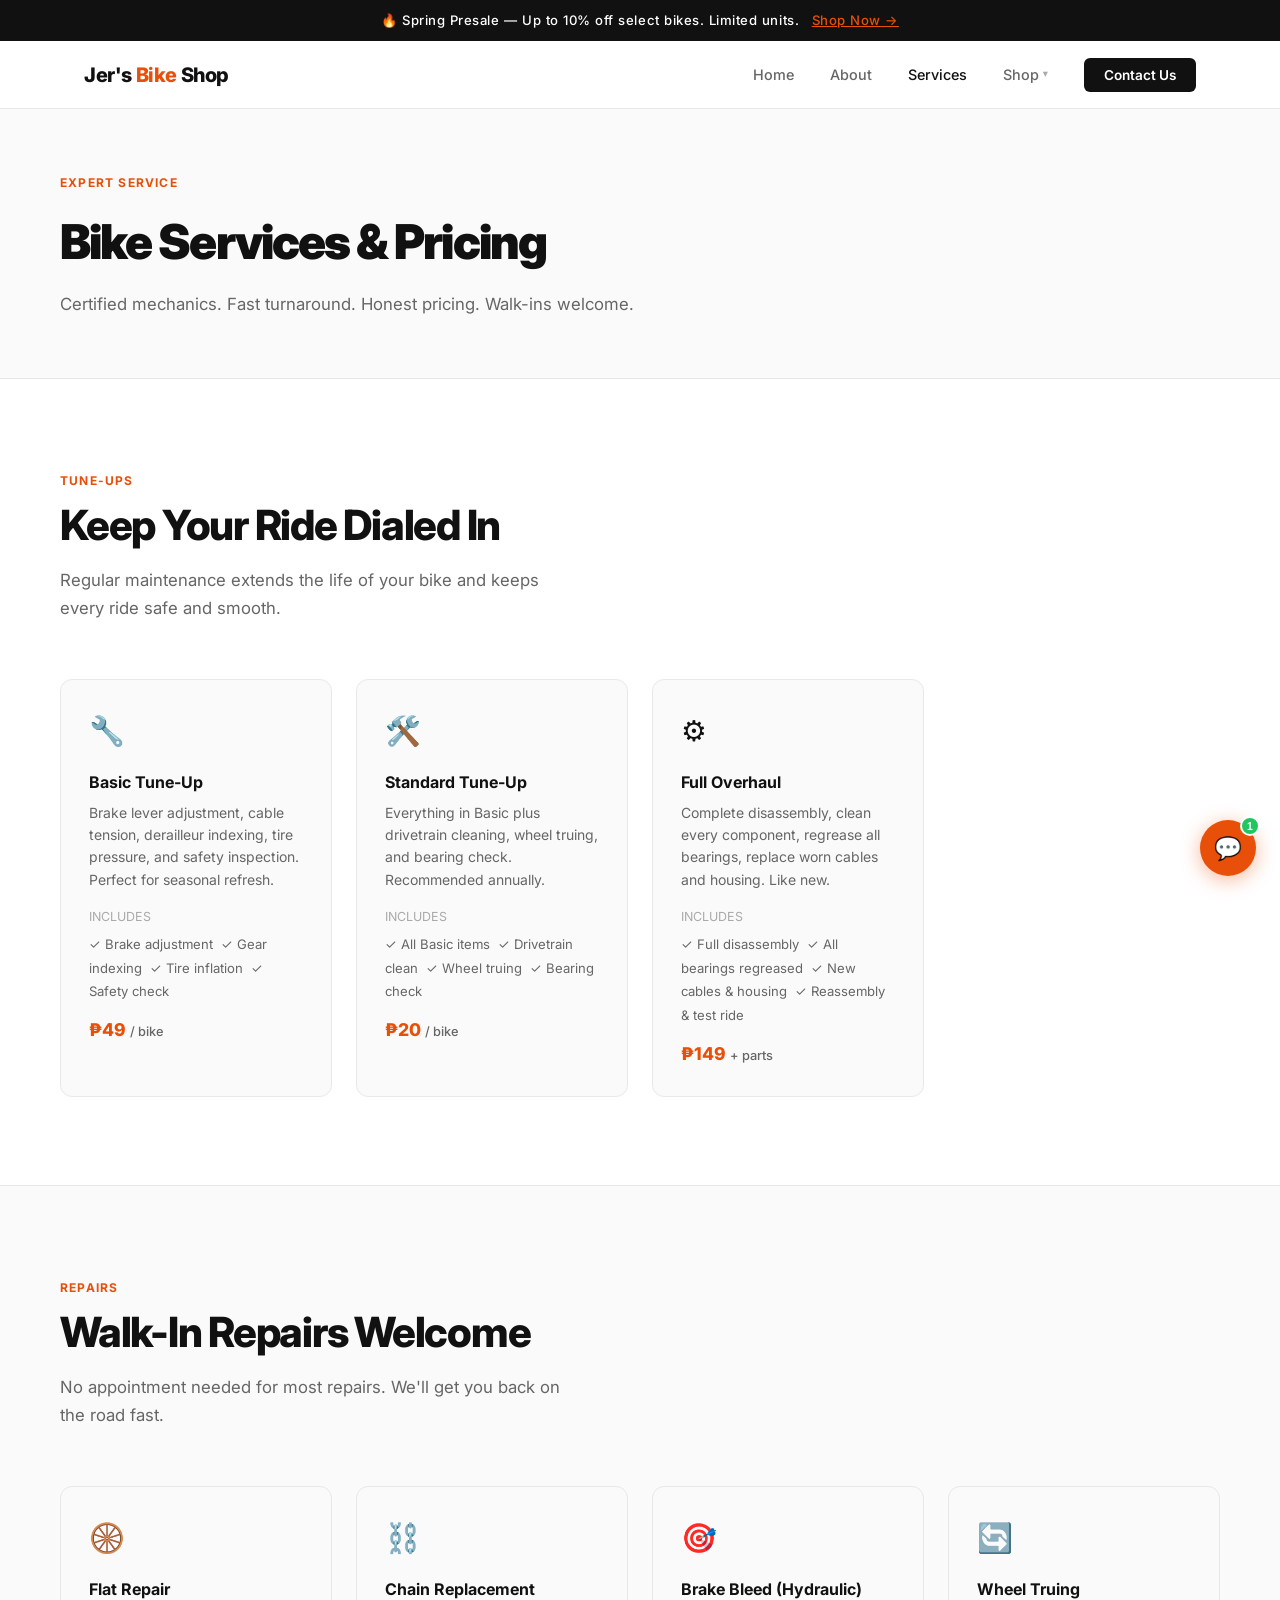
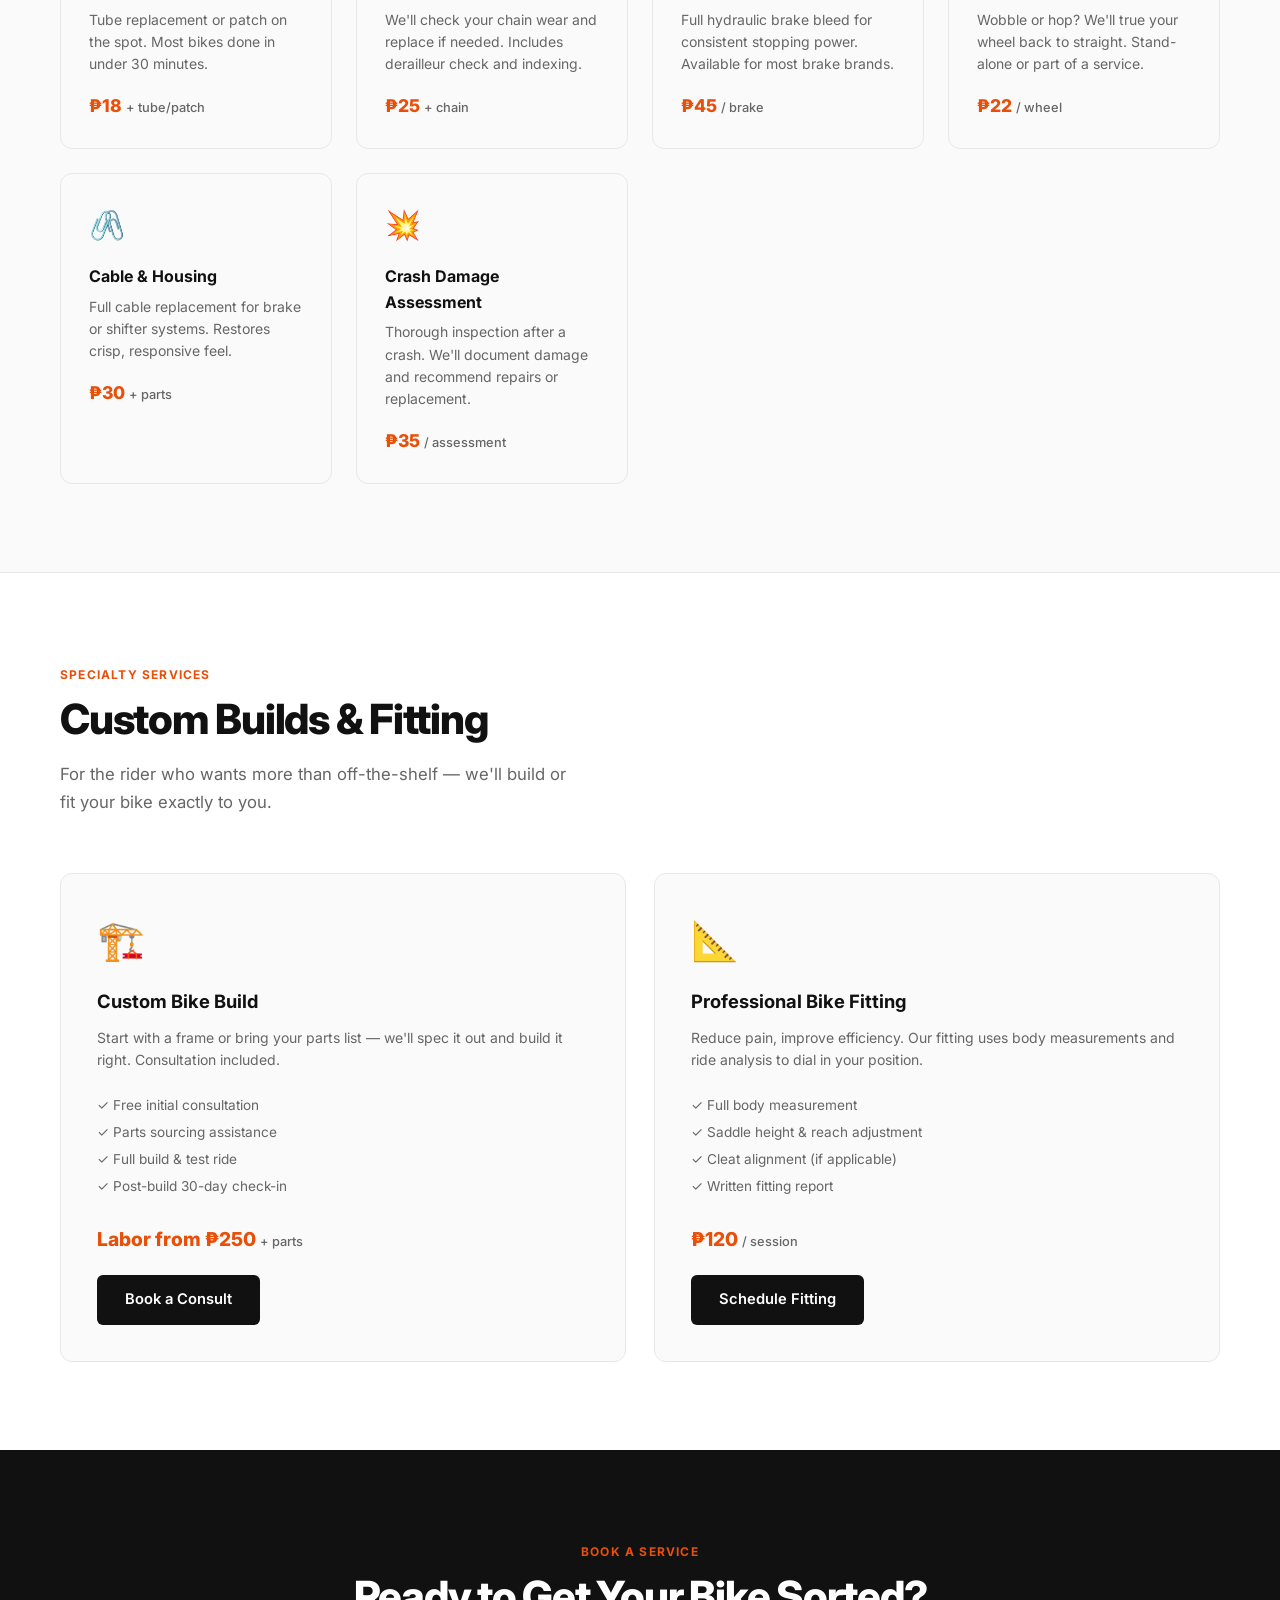
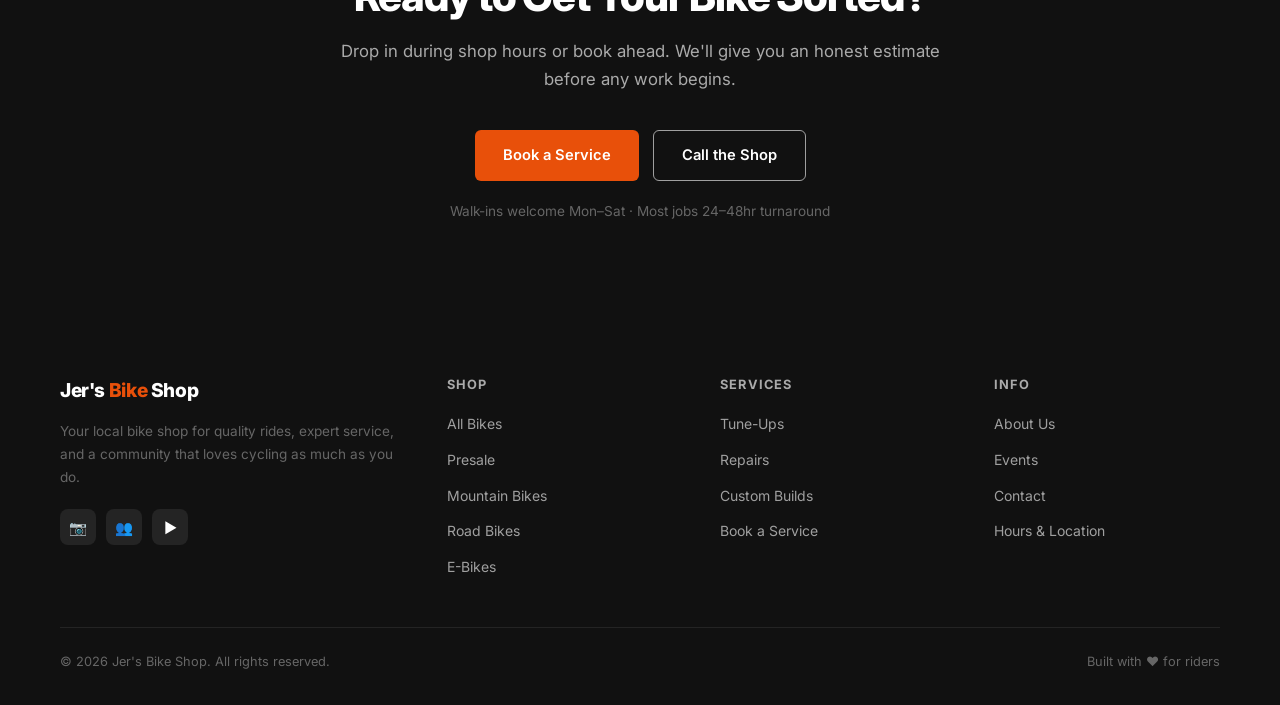
<file: services.html>
<!DOCTYPE html>
<html lang="en">
<head>
  <meta charset="UTF-8" />
  <meta name="viewport" content="width=device-width, initial-scale=1.0" />
  <title>Services — Jer's Bike Shop</title>
  <meta name="description" content="Expert bike service at Jer's Bike Shop — tune-ups, repairs, custom builds, bike fitting, and more." />
  <link rel="preconnect" href="https://fonts.googleapis.com" />
  <link href="https://fonts.googleapis.com/css2?family=Inter:wght@400;500;600;700;800;900&display=swap" rel="stylesheet" />
  <link rel="stylesheet" href="style.css" />
  <script src="https://identity.netlify.com/v1/netlify-identity-widget.js"></script>
</head>
<body>

<div class="announcement-bar">
  🔥 Spring Presale — Up to 10% off select bikes. Limited units. <a href="shop.html">Shop Now →</a>
</div>

<nav>
  <div class="nav-inner">
    <a href="index.html" class="nav-logo">Jer's <span>Bike</span> Shop</a>
    <ul class="nav-links">
      <li><a href="index.html">Home</a></li>
      <li><a href="about.html">About</a></li>
      <li><a href="services.html" class="active">Services</a></li>
      <li class="nav-dropdown">
          <a href="shop.html">Shop</a>
          <ul class="dropdown-menu">
            <li class="dropdown-header"><a href="shop.html">All Products</a></li>
            <li><a href="shop.html?filter=mountain">Mountain Bikes</a></li>
            <li><a href="shop.html?filter=road">Road Bikes</a></li>
            <li><a href="shop.html?filter=city">City / Commuter</a></li>
            <li><a href="shop.html?filter=electric">Electric / E-Bikes</a></li>
            <li><a href="shop.html?filter=kids">Kids Bikes</a></li>
            <li class="dropdown-divider"></li>
            <li><a href="shop.html?filter=helmet">Helmets</a></li>
            <li><a href="shop.html?filter=accessory">Accessories</a></li>
            <li><a href="shop.html?filter=apparel">Apparel</a></li>
            <li><a href="shop.html?filter=parts">Parts</a></li>
            <li><a href="shop.html?filter=tires">Tires &amp; Tubes</a></li>
          </ul>
        </li>
      <li><a href="contact.html" class="nav-cta">Contact Us</a></li>
    </ul>
    <div class="hamburger" onclick="toggleMenu()">
      <span></span><span></span><span></span>
    </div>
  </div>
</nav>
<div class="mobile-menu" id="mobileMenu">
  <a href="index.html">Home</a>
  <a href="about.html">About</a>
  <a href="services.html">Services</a>
  <a href="shop.html">Shop</a>
  <a href="contact.html">Contact Us</a>
</div>

<div class="page-hero">
  <div class="page-hero-inner">
    <div class="section-label">Expert Service</div>
    <h1>Bike Services & Pricing</h1>
    <p>Certified mechanics. Fast turnaround. Honest pricing. Walk-ins welcome.</p>
  </div>
</div>

<!-- Tune-Ups -->
<section class="section">
  <div class="container">
    <div class="section-header">
      <div class="section-label">Tune-Ups</div>
      <h2 class="section-title">Keep Your Ride Dialed In</h2>
      <p class="section-sub">Regular maintenance extends the life of your bike and keeps every ride safe and smooth.</p>
    </div>
    <div class="services-grid" id="tuneups-grid">
      <div class="service-card">
        <div class="service-icon">🔧</div>
        <div class="service-name">Basic Tune-Up</div>
        <div class="service-desc">Brake lever adjustment, cable tension, derailleur indexing, tire pressure, and safety inspection. Perfect for seasonal refresh.</div>
        <div style="margin-bottom: 12px;">
          <div style="font-size: 0.78rem; color: var(--gray-400); margin-bottom: 6px;">INCLUDES</div>
          <div style="font-size: 0.82rem; color: var(--gray-600); line-height: 1.8;">✓ Brake adjustment &nbsp;✓ Gear indexing<br>✓ Tire inflation &nbsp;✓ Safety check</div>
        </div>
        <div class="service-price">₱49 <span>/ bike</span></div>
      </div>
      <div class="service-card">
        <div class="service-icon">🛠️</div>
        <div class="service-name">Standard Tune-Up</div>
        <div class="service-desc">Everything in Basic plus drivetrain cleaning, wheel truing, and bearing check. Recommended annually.</div>
        <div style="margin-bottom: 12px;">
          <div style="font-size: 0.78rem; color: var(--gray-400); margin-bottom: 6px;">INCLUDES</div>
          <div style="font-size: 0.82rem; color: var(--gray-600); line-height: 1.8;">✓ All Basic items &nbsp;✓ Drivetrain clean<br>✓ Wheel truing &nbsp;✓ Bearing check</div>
        </div>
        <div class="service-price">₱20 <span>/ bike</span></div>
      </div>
      <div class="service-card">
        <div class="service-icon">⚙️</div>
        <div class="service-name">Full Overhaul</div>
        <div class="service-desc">Complete disassembly, clean every component, regrease all bearings, replace worn cables and housing. Like new.</div>
        <div style="margin-bottom: 12px;">
          <div style="font-size: 0.78rem; color: var(--gray-400); margin-bottom: 6px;">INCLUDES</div>
          <div style="font-size: 0.82rem; color: var(--gray-600); line-height: 1.8;">✓ Full disassembly &nbsp;✓ All bearings regreased<br>✓ New cables & housing &nbsp;✓ Reassembly & test ride</div>
        </div>
        <div class="service-price">₱149 <span>+ parts</span></div>
      </div>
    </div>
  </div>
</section>

<hr class="divider" />

<!-- Repairs -->
<section class="section" style="background: var(--gray-50);">
  <div class="container">
    <div class="section-header">
      <div class="section-label">Repairs</div>
      <h2 class="section-title">Walk-In Repairs Welcome</h2>
      <p class="section-sub">No appointment needed for most repairs. We'll get you back on the road fast.</p>
    </div>
    <div class="services-grid" id="repairs-grid">
      <div class="service-card">
        <div class="service-icon">🛞</div>
        <div class="service-name">Flat Repair</div>
        <div class="service-desc">Tube replacement or patch on the spot. Most bikes done in under 30 minutes.</div>
        <div class="service-price">₱18 <span>+ tube/patch</span></div>
      </div>
      <div class="service-card">
        <div class="service-icon">⛓️</div>
        <div class="service-name">Chain Replacement</div>
        <div class="service-desc">We'll check your chain wear and replace if needed. Includes derailleur check and indexing.</div>
        <div class="service-price">₱25 <span>+ chain</span></div>
      </div>
      <div class="service-card">
        <div class="service-icon">🎯</div>
        <div class="service-name">Brake Bleed (Hydraulic)</div>
        <div class="service-desc">Full hydraulic brake bleed for consistent stopping power. Available for most brake brands.</div>
        <div class="service-price">₱45 <span>/ brake</span></div>
      </div>
      <div class="service-card">
        <div class="service-icon">🔄</div>
        <div class="service-name">Wheel Truing</div>
        <div class="service-desc">Wobble or hop? We'll true your wheel back to straight. Stand-alone or part of a service.</div>
        <div class="service-price">₱22 <span>/ wheel</span></div>
      </div>
      <div class="service-card">
        <div class="service-icon">🖇️</div>
        <div class="service-name">Cable & Housing</div>
        <div class="service-desc">Full cable replacement for brake or shifter systems. Restores crisp, responsive feel.</div>
        <div class="service-price">₱30 <span>+ parts</span></div>
      </div>
      <div class="service-card">
        <div class="service-icon">💥</div>
        <div class="service-name">Crash Damage Assessment</div>
        <div class="service-desc">Thorough inspection after a crash. We'll document damage and recommend repairs or replacement.</div>
        <div class="service-price">₱35 <span>/ assessment</span></div>
      </div>
    </div>
  </div>
</section>

<hr class="divider" />

<!-- Custom & Specialty -->
<section class="section">
  <div class="container">
    <div class="section-header">
      <div class="section-label">Specialty Services</div>
      <h2 class="section-title">Custom Builds & Fitting</h2>
      <p class="section-sub">For the rider who wants more than off-the-shelf — we'll build or fit your bike exactly to you.</p>
    </div>
    <div style="display: grid; grid-template-columns: 1fr 1fr; gap: 28px;">

      <div class="service-card" style="padding: 36px;">
        <div class="service-icon" style="font-size: 2.4rem;">🏗️</div>
        <div class="service-name" style="font-size: 1.15rem; margin-bottom: 10px;">Custom Bike Build</div>
        <div class="service-desc" style="margin-bottom: 20px;">Start with a frame or bring your parts list — we'll spec it out and build it right. Consultation included.</div>
        <ul style="font-size: 0.85rem; color: var(--gray-600); line-height: 2; margin-bottom: 24px;">
          <li>✓ Free initial consultation</li>
          <li>✓ Parts sourcing assistance</li>
          <li>✓ Full build & test ride</li>
          <li>✓ Post-build 30-day check-in</li>
        </ul>
        <div class="service-price" style="font-size: 1.2rem;">Labor from ₱250 <span>+ parts</span></div>
        <a href="contact.html" class="btn btn-dark" style="margin-top: 20px;">Book a Consult</a>
      </div>

      <div class="service-card" style="padding: 36px;">
        <div class="service-icon" style="font-size: 2.4rem;">📐</div>
        <div class="service-name" style="font-size: 1.15rem; margin-bottom: 10px;">Professional Bike Fitting</div>
        <div class="service-desc" style="margin-bottom: 20px;">Reduce pain, improve efficiency. Our fitting uses body measurements and ride analysis to dial in your position.</div>
        <ul style="font-size: 0.85rem; color: var(--gray-600); line-height: 2; margin-bottom: 24px;">
          <li>✓ Full body measurement</li>
          <li>✓ Saddle height & reach adjustment</li>
          <li>✓ Cleat alignment (if applicable)</li>
          <li>✓ Written fitting report</li>
        </ul>
        <div class="service-price" style="font-size: 1.2rem;">₱120 <span>/ session</span></div>
        <a href="contact.html" class="btn btn-dark" style="margin-top: 20px;">Schedule Fitting</a>
      </div>

    </div>
  </div>
</section>

<!-- Book CTA -->
<section class="section" style="background: var(--black); color: var(--white); text-align: center;">
  <div class="container" style="max-width: 600px;">
    <div class="section-label" style="color: var(--accent);">Book a Service</div>
    <h2 class="section-title" style="color: var(--white);">Ready to Get Your Bike Sorted?</h2>
    <p style="color: var(--gray-400); margin-bottom: 36px; font-size: 1.05rem; line-height: 1.7;">Drop in during shop hours or book ahead. We'll give you an honest estimate before any work begins.</p>
    <div style="display: flex; gap: 14px; justify-content: center; flex-wrap: wrap;">
      <a href="contact.html" class="btn btn-primary">Book a Service</a>
      <a href="contact.html" class="btn btn-outline-white">Call the Shop</a>
    </div>
    <p style="color: var(--gray-600); margin-top: 20px; font-size: 0.85rem;">Walk-ins welcome Mon–Sat · Most jobs 24–48hr turnaround</p>
  </div>
</section>

<footer>
  <div class="footer-inner">
    <div class="footer-top">
      <div class="footer-brand">
        <a href="index.html" class="nav-logo">Jer's <span>Bike</span> Shop</a>
        <p>Your local bike shop for quality rides, expert service, and a community that loves cycling as much as you do.</p>
        <div class="social-links">
          <a href="#" class="social-link">📷</a>
          <a href="#" class="social-link">👥</a>
          <a href="#" class="social-link">▶️</a>
        </div>
      </div>
      <div class="footer-col">
        <h4>Shop</h4>
        <ul>
          <li><a href="shop.html">All Bikes</a></li>
          <li><a href="shop.html">Presale</a></li>
          <li><a href="shop.html">Mountain Bikes</a></li>
          <li><a href="shop.html">Road Bikes</a></li>
          <li><a href="shop.html">E-Bikes</a></li>
        </ul>
      </div>
      <div class="footer-col">
        <h4>Services</h4>
        <ul>
          <li><a href="services.html">Tune-Ups</a></li>
          <li><a href="services.html">Repairs</a></li>
          <li><a href="services.html">Custom Builds</a></li>
          <li><a href="services.html">Book a Service</a></li>
        </ul>
      </div>
      <div class="footer-col">
        <h4>Info</h4>
        <ul>
          <li><a href="about.html">About Us</a></li>
          <li><a href="index.html">Events</a></li>
          <li><a href="contact.html">Contact</a></li>
          <li><a href="contact.html">Hours & Location</a></li>
        </ul>
      </div>
    </div>
    <div class="footer-bottom">
      <span>© 2026 Jer's Bike Shop. All rights reserved.</span>
      <span>Built with ❤️ for riders</span>
    </div>
  </div>
</footer>

<div class="toast" id="toast"><span class="toast-icon">✅</span><span id="toast-msg"></span></div>
<script src="script.js"></script>
</body>
</html>
</file>
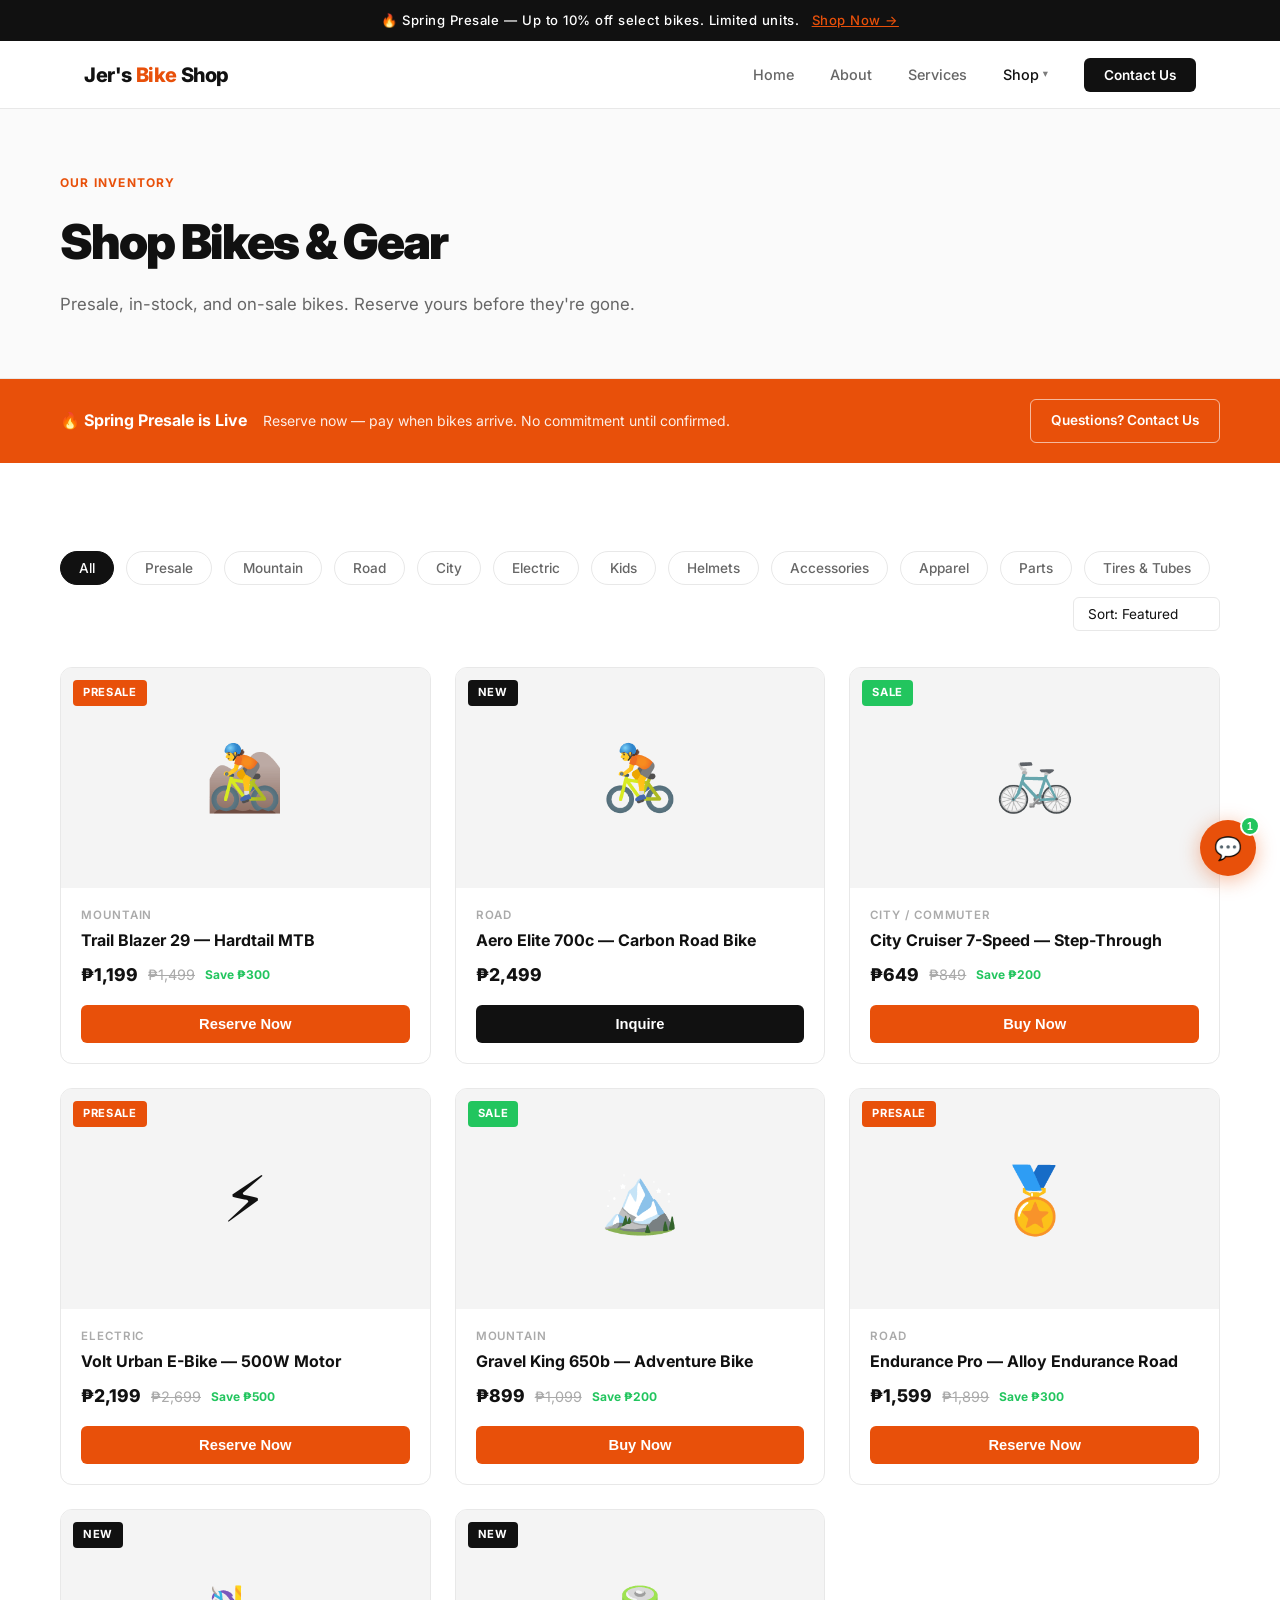
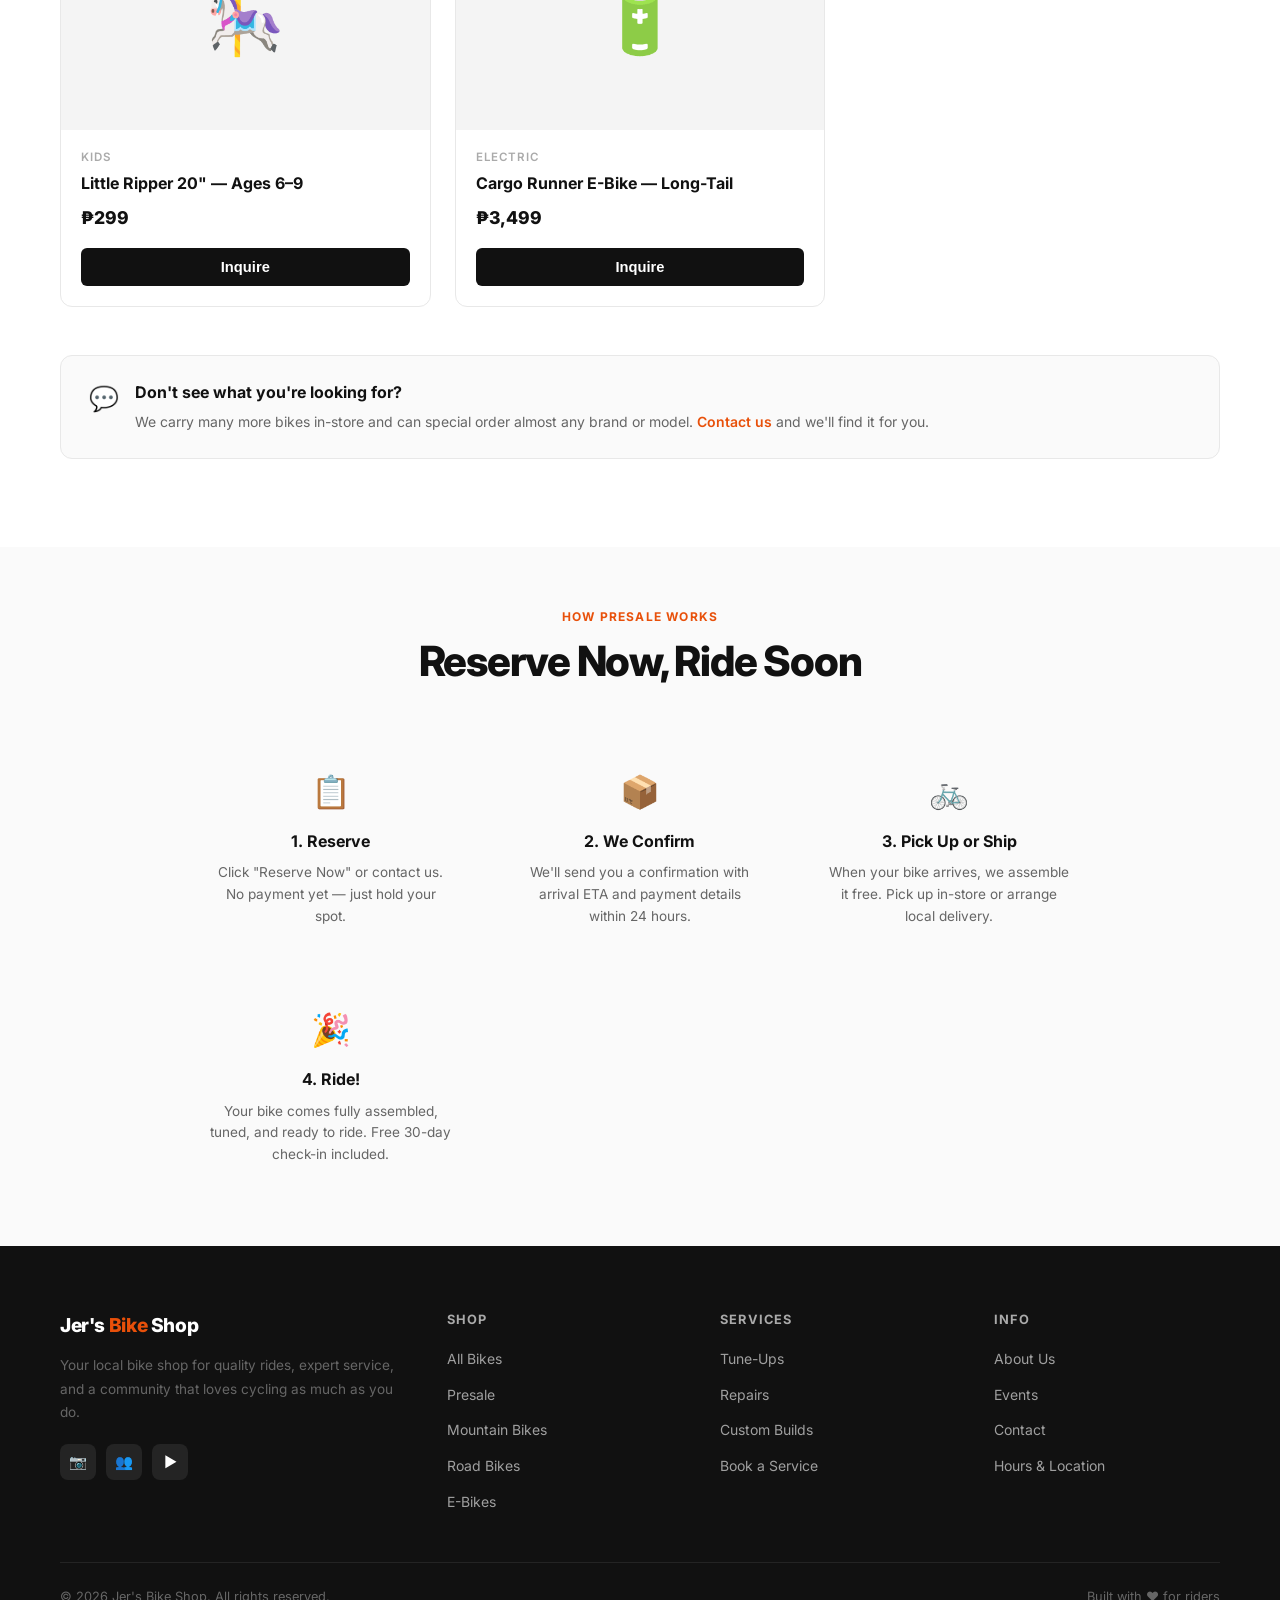
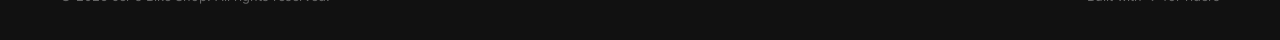
<file: shop.html>
<!DOCTYPE html>
<html lang="en">
<head>
  <meta charset="UTF-8" />
  <meta name="viewport" content="width=device-width, initial-scale=1.0" />
  <title>Shop — Jer's Bike Shop</title>
  <meta name="description" content="Shop bikes at Jer's Bike Shop — mountain, road, city, electric, and presale deals." />
  <link rel="preconnect" href="https://fonts.googleapis.com" />
  <link href="https://fonts.googleapis.com/css2?family=Inter:wght@400;500;600;700;800;900&display=swap" rel="stylesheet" />
  <link rel="stylesheet" href="style.css" />
  <script src="https://identity.netlify.com/v1/netlify-identity-widget.js"></script>
</head>
<body>

<div class="announcement-bar">
  🔥 Spring Presale — Up to 10% off select bikes. Limited units. Reserve today.
</div>

<nav>
  <div class="nav-inner">
    <a href="index.html" class="nav-logo">Jer's <span>Bike</span> Shop</a>
    <ul class="nav-links">
      <li><a href="index.html">Home</a></li>
      <li><a href="about.html">About</a></li>
      <li><a href="services.html">Services</a></li>
      <li class="nav-dropdown">
          <a href="shop.html" class="active">Shop</a>
          <ul class="dropdown-menu">
            <li class="dropdown-header"><a href="shop.html">All Products</a></li>
            <li><a href="shop.html?filter=mountain">Mountain Bikes</a></li>
            <li><a href="shop.html?filter=road">Road Bikes</a></li>
            <li><a href="shop.html?filter=city">City / Commuter</a></li>
            <li><a href="shop.html?filter=electric">Electric / E-Bikes</a></li>
            <li><a href="shop.html?filter=kids">Kids Bikes</a></li>
            <li class="dropdown-divider"></li>
            <li><a href="shop.html?filter=helmet">Helmets</a></li>
            <li><a href="shop.html?filter=accessory">Accessories</a></li>
            <li><a href="shop.html?filter=apparel">Apparel</a></li>
            <li><a href="shop.html?filter=parts">Parts</a></li>
            <li><a href="shop.html?filter=tires">Tires &amp; Tubes</a></li>
          </ul>
        </li>
      <li><a href="contact.html" class="nav-cta">Contact Us</a></li>
    </ul>
    <div class="hamburger" onclick="toggleMenu()">
      <span></span><span></span><span></span>
    </div>
  </div>
</nav>
<div class="mobile-menu" id="mobileMenu">
  <a href="index.html">Home</a>
  <a href="about.html">About</a>
  <a href="services.html">Services</a>
  <a href="shop.html">Shop</a>
  <a href="contact.html">Contact Us</a>
</div>

<div class="page-hero">
  <div class="page-hero-inner">
    <div class="section-label">Our Inventory</div>
    <h1>Shop Bikes & Gear</h1>
    <p>Presale, in-stock, and on-sale bikes. Reserve yours before they're gone.</p>
  </div>
</div>

<!-- Presale Banner -->
<section style="background: var(--accent); padding: 20px 24px;">
  <div class="container" style="display: flex; align-items: center; justify-content: space-between; gap: 20px; flex-wrap: wrap;">
    <div style="color: white;">
      <strong style="font-size: 1rem;">🔥 Spring Presale is Live</strong>
      <span style="margin-left: 12px; font-size: 0.875rem; opacity: 0.9;">Reserve now — pay when bikes arrive. No commitment until confirmed.</span>
    </div>
    <a href="contact.html" class="btn btn-outline-white" style="white-space: nowrap; font-size: 0.85rem; padding: 10px 20px;">Questions? Contact Us</a>
  </div>
</section>

<!-- Shop -->
<section class="section">
  <div class="container">

    <!-- Filters -->
    <div class="shop-controls">
      <button class="filter-btn active" onclick="filterProducts('all', this)">All</button>
      <button class="filter-btn" onclick="filterProducts('presale', this)">Presale</button>
      <button class="filter-btn" onclick="filterProducts('mountain', this)">Mountain</button>
      <button class="filter-btn" onclick="filterProducts('road', this)">Road</button>
      <button class="filter-btn" onclick="filterProducts('city', this)">City</button>
      <button class="filter-btn" onclick="filterProducts('electric', this)">Electric</button>
      <button class="filter-btn" onclick="filterProducts('kids', this)">Kids</button>
      <button class="filter-btn" onclick="filterProducts('helmet', this)">Helmets</button>
      <button class="filter-btn" onclick="filterProducts('accessory', this)">Accessories</button>
      <button class="filter-btn" onclick="filterProducts('apparel', this)">Apparel</button>
      <button class="filter-btn" onclick="filterProducts('parts', this)">Parts</button>
      <button class="filter-btn" onclick="filterProducts('tires', this)">Tires &amp; Tubes</button>
      <div class="shop-sort">
        <select onchange="sortProducts(this.value)">
          <option value="default">Sort: Featured</option>
          <option value="price-low">Price: Low to High</option>
          <option value="price-high">Price: High to Low</option>
        </select>
      </div>
    </div>

    <!-- Product Grid -->
    <div class="products-grid" id="productsGrid">

      <div class="product-card" data-category="mountain presale" data-price="1199">
        <div class="product-img">🚵
          <div class="product-badges"><span class="badge badge-presale">Presale</span></div>
        </div>
        <div class="product-info">
          <div class="product-category">Mountain</div>
          <div class="product-name">Trail Blazer 29 — Hardtail MTB</div>
          <div class="product-price">
            <span class="price-current">$1,199</span>
            <span class="price-original">$1,499</span>
            <span class="price-save">Save $300</span>
          </div>
          <button class="btn btn-primary" onclick="addToInquiry('Trail Blazer 29')">Reserve Now</button>
        </div>
      </div>

      <div class="product-card" data-category="road" data-price="2499">
        <div class="product-img">🚴
          <div class="product-badges"><span class="badge badge-new">New</span></div>
        </div>
        <div class="product-info">
          <div class="product-category">Road</div>
          <div class="product-name">Aero Elite 700c — Carbon Road Bike</div>
          <div class="product-price">
            <span class="price-current">$2,499</span>
          </div>
          <button class="btn btn-dark" onclick="addToInquiry('Aero Elite 700c')">Inquire</button>
        </div>
      </div>

      <div class="product-card" data-category="city" data-price="649">
        <div class="product-img">🚲
          <div class="product-badges"><span class="badge badge-sale">Sale</span></div>
        </div>
        <div class="product-info">
          <div class="product-category">City / Commuter</div>
          <div class="product-name">City Cruiser 7-Speed — Step-Through</div>
          <div class="product-price">
            <span class="price-current">$649</span>
            <span class="price-original">$849</span>
            <span class="price-save">Save $200</span>
          </div>
          <button class="btn btn-primary" onclick="addToInquiry('City Cruiser 7-Speed')">Buy Now</button>
        </div>
      </div>

      <div class="product-card" data-category="electric presale" data-price="2199">
        <div class="product-img">⚡
          <div class="product-badges"><span class="badge badge-presale">Presale</span></div>
        </div>
        <div class="product-info">
          <div class="product-category">Electric</div>
          <div class="product-name">Volt Urban E-Bike — 500W Motor</div>
          <div class="product-price">
            <span class="price-current">$2,199</span>
            <span class="price-original">$2,699</span>
            <span class="price-save">Save $500</span>
          </div>
          <button class="btn btn-primary" onclick="addToInquiry('Volt Urban E-Bike')">Reserve Now</button>
        </div>
      </div>

      <div class="product-card" data-category="mountain" data-price="899">
        <div class="product-img">🏔️
          <div class="product-badges"><span class="badge badge-sale">Sale</span></div>
        </div>
        <div class="product-info">
          <div class="product-category">Mountain</div>
          <div class="product-name">Gravel King 650b — Adventure Bike</div>
          <div class="product-price">
            <span class="price-current">$899</span>
            <span class="price-original">$1,099</span>
            <span class="price-save">Save $200</span>
          </div>
          <button class="btn btn-primary" onclick="addToInquiry('Gravel King 650b')">Buy Now</button>
        </div>
      </div>

      <div class="product-card" data-category="road presale" data-price="1599">
        <div class="product-img">🏅
          <div class="product-badges"><span class="badge badge-presale">Presale</span></div>
        </div>
        <div class="product-info">
          <div class="product-category">Road</div>
          <div class="product-name">Endurance Pro — Alloy Endurance Road</div>
          <div class="product-price">
            <span class="price-current">$1,599</span>
            <span class="price-original">$1,899</span>
            <span class="price-save">Save $300</span>
          </div>
          <button class="btn btn-primary" onclick="addToInquiry('Endurance Pro')">Reserve Now</button>
        </div>
      </div>

      <div class="product-card" data-category="kids" data-price="299">
        <div class="product-img">🎠
          <div class="product-badges"><span class="badge badge-new">New</span></div>
        </div>
        <div class="product-info">
          <div class="product-category">Kids</div>
          <div class="product-name">Little Ripper 20" — Ages 6–9</div>
          <div class="product-price">
            <span class="price-current">$299</span>
          </div>
          <button class="btn btn-dark" onclick="addToInquiry('Little Ripper 20\"')">Inquire</button>
        </div>
      </div>

      <div class="product-card" data-category="electric" data-price="3499">
        <div class="product-img">🔋
          <div class="product-badges"><span class="badge badge-new">New</span></div>
        </div>
        <div class="product-info">
          <div class="product-category">Electric</div>
          <div class="product-name">Cargo Runner E-Bike — Long-Tail</div>
          <div class="product-price">
            <span class="price-current">$3,499</span>
          </div>
          <button class="btn btn-dark" onclick="addToInquiry('Cargo Runner E-Bike')">Inquire</button>
        </div>
      </div>

    </div>

    <!-- Inquiry Note -->
    <div style="background: var(--gray-50); border: 1px solid var(--gray-200); border-radius: 12px; padding: 24px 28px; margin-top: 48px; display: flex; align-items: flex-start; gap: 16px;">
      <div style="font-size: 1.5rem; flex-shrink: 0;">💬</div>
      <div>
        <div style="font-weight: 700; margin-bottom: 6px;">Don't see what you're looking for?</div>
        <div style="font-size: 0.875rem; color: var(--gray-600); line-height: 1.6;">We carry many more bikes in-store and can special order almost any brand or model. <a href="contact.html" style="color: var(--accent); font-weight: 600;">Contact us</a> and we'll find it for you.</div>
      </div>
    </div>

  </div>
</section>

<!-- Presale Info -->
<section class="section-sm" style="background: var(--gray-50);">
  <div class="container">
    <div class="section-header center">
      <div class="section-label">How Presale Works</div>
      <h2 class="section-title">Reserve Now, Ride Soon</h2>
    </div>
    <div style="display: grid; grid-template-columns: repeat(auto-fill, minmax(220px, 1fr)); gap: 28px; max-width: 900px; margin: 0 auto;">
      <div style="text-align: center; padding: 24px 20px;">
        <div style="font-size: 2rem; margin-bottom: 12px;">📋</div>
        <div style="font-weight: 700; margin-bottom: 8px;">1. Reserve</div>
        <div style="font-size: 0.85rem; color: var(--gray-600); line-height: 1.6;">Click "Reserve Now" or contact us. No payment yet — just hold your spot.</div>
      </div>
      <div style="text-align: center; padding: 24px 20px;">
        <div style="font-size: 2rem; margin-bottom: 12px;">📦</div>
        <div style="font-weight: 700; margin-bottom: 8px;">2. We Confirm</div>
        <div style="font-size: 0.85rem; color: var(--gray-600); line-height: 1.6;">We'll send you a confirmation with arrival ETA and payment details within 24 hours.</div>
      </div>
      <div style="text-align: center; padding: 24px 20px;">
        <div style="font-size: 2rem; margin-bottom: 12px;">🚲</div>
        <div style="font-weight: 700; margin-bottom: 8px;">3. Pick Up or Ship</div>
        <div style="font-size: 0.85rem; color: var(--gray-600); line-height: 1.6;">When your bike arrives, we assemble it free. Pick up in-store or arrange local delivery.</div>
      </div>
      <div style="text-align: center; padding: 24px 20px;">
        <div style="font-size: 2rem; margin-bottom: 12px;">🎉</div>
        <div style="font-weight: 700; margin-bottom: 8px;">4. Ride!</div>
        <div style="font-size: 0.85rem; color: var(--gray-600); line-height: 1.6;">Your bike comes fully assembled, tuned, and ready to ride. Free 30-day check-in included.</div>
      </div>
    </div>
  </div>
</section>

<!-- Inquiry Modal -->
<div id="inquiryModal" style="display:none; position:fixed; inset:0; background:rgba(0,0,0,0.5); z-index:200; align-items:center; justify-content:center; padding:20px;">
  <div style="background:white; border-radius:16px; padding:36px; max-width:480px; width:100%; position:relative;">
    <button onclick="closeModal()" style="position:absolute; top:16px; right:16px; background:none; border:none; font-size:1.3rem; cursor:pointer; color:var(--gray-600);">✕</button>
    <div class="section-label">Reserve / Inquire</div>
    <h3 style="font-size: 1.3rem; font-weight: 800; margin-bottom: 6px;" id="modalBikeName"></h3>
    <p style="font-size: 0.875rem; color: var(--gray-600); margin-bottom: 24px;">Fill in your details and we'll follow up within a few hours.</p>
    <form onsubmit="submitInquiry(event)">
      <div class="form-group">
        <label>Your Name</label>
        <input type="text" placeholder="Jane Smith" required />
      </div>
      <div class="form-group">
        <label>Email</label>
        <input type="email" placeholder="jane@example.com" required />
      </div>
      <div class="form-group">
        <label>Phone (optional)</label>
        <input type="tel" placeholder="(555) 000-0000" />
      </div>
      <div class="form-group">
        <label>Message</label>
        <textarea placeholder="Any questions or preferences? (size, color, etc.)" style="min-height: 80px;"></textarea>
      </div>
      <button type="submit" class="btn btn-primary" style="width:100%; justify-content:center;">Send Inquiry</button>
    </form>
  </div>
</div>

<footer>
  <div class="footer-inner">
    <div class="footer-top">
      <div class="footer-brand">
        <a href="index.html" class="nav-logo">Jer's <span>Bike</span> Shop</a>
        <p>Your local bike shop for quality rides, expert service, and a community that loves cycling as much as you do.</p>
        <div class="social-links">
          <a href="#" class="social-link">📷</a>
          <a href="#" class="social-link">👥</a>
          <a href="#" class="social-link">▶️</a>
        </div>
      </div>
      <div class="footer-col">
        <h4>Shop</h4>
        <ul>
          <li><a href="shop.html">All Bikes</a></li>
          <li><a href="shop.html">Presale</a></li>
          <li><a href="shop.html">Mountain Bikes</a></li>
          <li><a href="shop.html">Road Bikes</a></li>
          <li><a href="shop.html">E-Bikes</a></li>
        </ul>
      </div>
      <div class="footer-col">
        <h4>Services</h4>
        <ul>
          <li><a href="services.html">Tune-Ups</a></li>
          <li><a href="services.html">Repairs</a></li>
          <li><a href="services.html">Custom Builds</a></li>
          <li><a href="services.html">Book a Service</a></li>
        </ul>
      </div>
      <div class="footer-col">
        <h4>Info</h4>
        <ul>
          <li><a href="about.html">About Us</a></li>
          <li><a href="index.html">Events</a></li>
          <li><a href="contact.html">Contact</a></li>
          <li><a href="contact.html">Hours & Location</a></li>
        </ul>
      </div>
    </div>
    <div class="footer-bottom">
      <span>© 2026 Jer's Bike Shop. All rights reserved.</span>
      <span>Built with ❤️ for riders</span>
    </div>
  </div>
</footer>

<div class="toast" id="toast"><span class="toast-icon">✅</span><span id="toast-msg"></span></div>
<script src="script.js"></script>
</body>
</html>
</file>
<file: style.css>
/* ===== RESET & BASE ===== */
*, *::before, *::after { box-sizing: border-box; margin: 0; padding: 0; }

:root {
  --black: #111111;
  --white: #FFFFFF;
  --gray-50: #FAFAFA;
  --gray-100: #F4F4F4;
  --gray-200: #E8E8E8;
  --gray-400: #AAAAAA;
  --gray-600: #666666;
  --accent: #E8500A;
  --accent-dark: #C44008;
  --radius: 6px;
  --shadow: 0 2px 12px rgba(0,0,0,0.08);
  --shadow-lg: 0 8px 32px rgba(0,0,0,0.12);
  --font: 'Inter', system-ui, -apple-system, sans-serif;
  --max-width: 1160px;
  --nav-height: 68px;
}

html { scroll-behavior: smooth; }
body { font-family: var(--font); color: var(--black); background: var(--white); line-height: 1.6; }

a { color: inherit; text-decoration: none; }
img { display: block; max-width: 100%; }
ul { list-style: none; }

/* ===== ANNOUNCEMENT BAR ===== */
.announcement-bar {
  background: var(--black);
  color: var(--white);
  text-align: center;
  padding: 10px 20px;
  font-size: 0.82rem;
  letter-spacing: 0.04em;
  font-weight: 500;
}
.announcement-bar a { color: var(--accent); text-decoration: underline; margin-left: 8px; }

/* ===== NAV ===== */
nav {
  position: sticky;
  top: 0;
  z-index: 100;
  background: rgba(255,255,255,0.96);
  backdrop-filter: blur(8px);
  border-bottom: 1px solid var(--gray-200);
  height: var(--nav-height);
}
.nav-inner {
  max-width: var(--max-width);
  margin: 0 auto;
  padding: 0 24px;
  height: 100%;
  display: flex;
  align-items: center;
  justify-content: space-between;
}
.nav-logo {
  font-size: 1.25rem;
  font-weight: 800;
  letter-spacing: -0.02em;
}
.nav-logo span { color: var(--accent); }
.nav-links {
  display: flex;
  gap: 36px;
  font-size: 0.9rem;
  font-weight: 500;
}
.nav-links a { color: var(--gray-600); transition: color 0.2s; }
.nav-links a:hover, .nav-links a.active { color: var(--black); }
.nav-cta {
  background: var(--black);
  color: var(--white) !important;
  padding: 9px 20px;
  border-radius: var(--radius);
  font-size: 0.85rem !important;
  font-weight: 600 !important;
  transition: background 0.2s !important;
}
.nav-cta:hover { background: var(--accent) !important; color: var(--white) !important; }

/* Nav Dropdown */
.nav-dropdown { position: relative; }
.nav-dropdown > a { display: flex; align-items: center; gap: 4px; }
.nav-dropdown > a::after { content: '▾'; font-size: 0.65rem; opacity: 0.55; margin-top: 1px; }
.dropdown-menu {
  display: none;
  position: absolute;
  top: 100%;
  left: 50%;
  transform: translateX(-50%);
  background: var(--white);
  border: 1px solid var(--gray-200);
  border-radius: var(--radius);
  box-shadow: 0 8px 28px rgba(0,0,0,0.1);
  min-width: 210px;
  padding: 8px 0;
  padding-top: 14px;
  z-index: 200;
  list-style: none;
}
.nav-dropdown:hover .dropdown-menu { display: block; }
.dropdown-menu li a {
  display: block;
  padding: 9px 18px;
  font-size: 0.875rem;
  font-weight: 500;
  color: var(--gray-600);
  white-space: nowrap;
  transition: color 0.15s, background 0.15s;
}
.dropdown-menu li a:hover { color: var(--accent); background: var(--gray-50); }
.dropdown-menu li.dropdown-header a {
  font-weight: 700;
  color: var(--black);
  border-bottom: 1px solid var(--gray-200);
  padding-bottom: 10px;
  margin-bottom: 2px;
}
.dropdown-menu li.dropdown-header a:hover { background: none; color: var(--accent); }
.dropdown-divider { height: 1px; background: var(--gray-200); margin: 6px 0; }

.hamburger {
  display: none;
  flex-direction: column;
  gap: 5px;
  cursor: pointer;
  padding: 4px;
}
.hamburger span {
  display: block;
  width: 24px;
  height: 2px;
  background: var(--black);
  border-radius: 2px;
  transition: all 0.3s;
}
.mobile-menu {
  display: none;
  position: fixed;
  top: var(--nav-height);
  left: 0; right: 0;
  background: var(--white);
  border-bottom: 1px solid var(--gray-200);
  padding: 20px 24px;
  z-index: 99;
  flex-direction: column;
  gap: 20px;
}
.mobile-menu.open { display: flex; }
.mobile-menu a { font-size: 1rem; font-weight: 500; color: var(--black); }

/* ===== BUTTONS ===== */
.btn {
  display: inline-flex;
  align-items: center;
  gap: 8px;
  padding: 13px 28px;
  border-radius: var(--radius);
  font-weight: 600;
  font-size: 0.92rem;
  cursor: pointer;
  border: none;
  transition: all 0.2s;
  text-align: center;
}
.btn-primary { background: var(--accent); color: var(--white); }
.btn-primary:hover { background: var(--accent-dark); transform: translateY(-1px); }
.btn-dark { background: var(--black); color: var(--white); }
.btn-dark:hover { background: #333; transform: translateY(-1px); }
.btn-outline { background: transparent; color: var(--black); border: 1.5px solid var(--black); }
.btn-outline:hover { background: var(--black); color: var(--white); }
.btn-outline-white { background: transparent; color: var(--white); border: 1.5px solid rgba(255,255,255,0.6); }
.btn-outline-white:hover { background: rgba(255,255,255,0.15); }

/* ===== SECTION LAYOUT ===== */
.section { padding: 88px 24px; }
.section-sm { padding: 56px 24px; }
.container { max-width: var(--max-width); margin: 0 auto; }

.section-label {
  display: inline-block;
  font-size: 0.75rem;
  font-weight: 700;
  letter-spacing: 0.1em;
  text-transform: uppercase;
  color: var(--accent);
  margin-bottom: 12px;
}
.section-title {
  font-size: clamp(1.8rem, 4vw, 2.6rem);
  font-weight: 800;
  letter-spacing: -0.03em;
  line-height: 1.15;
  margin-bottom: 16px;
}
.section-sub {
  font-size: 1.05rem;
  color: var(--gray-600);
  max-width: 520px;
  line-height: 1.7;
}
.section-header { margin-bottom: 56px; }
.section-header.center { text-align: center; }
.section-header.center .section-sub { margin: 0 auto; }

/* ===== HERO ===== */
.hero {
  min-height: calc(100vh - var(--nav-height) - 42px);
  background: var(--gray-50);
  display: flex;
  align-items: center;
  padding: 80px 24px;
  position: relative;
  overflow: hidden;
}
.hero::before {
  content: '';
  position: absolute;
  right: -100px;
  top: -100px;
  width: 600px;
  height: 600px;
  background: radial-gradient(circle, rgba(232,80,10,0.06) 0%, transparent 70%);
  pointer-events: none;
}
.hero-inner {
  max-width: var(--max-width);
  margin: 0 auto;
  display: grid;
  grid-template-columns: 1fr 1fr;
  gap: 64px;
  align-items: center;
  width: 100%;
}
.hero-badge {
  display: inline-flex;
  align-items: center;
  gap: 8px;
  background: var(--white);
  border: 1px solid var(--gray-200);
  border-radius: 20px;
  padding: 6px 14px;
  font-size: 0.8rem;
  font-weight: 600;
  margin-bottom: 24px;
  box-shadow: var(--shadow);
}
.hero-badge .dot { width: 8px; height: 8px; background: #22C55E; border-radius: 50%; }
.hero h1 {
  font-size: clamp(2.4rem, 5.5vw, 4rem);
  font-weight: 900;
  letter-spacing: -0.04em;
  line-height: 1.05;
  margin-bottom: 20px;
}
.hero h1 em { font-style: normal; color: var(--accent); }
.hero p {
  font-size: 1.1rem;
  color: var(--gray-600);
  margin-bottom: 36px;
  line-height: 1.7;
  max-width: 440px;
}
.hero-actions { display: flex; gap: 14px; flex-wrap: wrap; }
.hero-stats {
  display: flex;
  gap: 32px;
  margin-top: 48px;
  padding-top: 32px;
  border-top: 1px solid var(--gray-200);
}
.hero-stat-num {
  font-size: 1.6rem;
  font-weight: 800;
  letter-spacing: -0.03em;
}
.hero-stat-label { font-size: 0.8rem; color: var(--gray-600); margin-top: 2px; }

.hero-visual {
  position: relative;
  height: 480px;
  background: var(--gray-100);
  border-radius: 16px;
  overflow: hidden;
  display: flex;
  align-items: center;
  justify-content: center;
}
.hero-visual svg { opacity: 0.12; }
.hero-visual-badge {
  position: absolute;
  bottom: 24px;
  left: 24px;
  background: var(--white);
  border-radius: 10px;
  padding: 14px 18px;
  box-shadow: var(--shadow-lg);
  display: flex;
  align-items: center;
  gap: 12px;
}
.hero-visual-badge .icon {
  width: 40px; height: 40px;
  background: var(--accent);
  border-radius: 8px;
  display: flex;
  align-items: center;
  justify-content: center;
  color: white;
  font-size: 1.2rem;
}
.hero-visual-badge strong { display: block; font-size: 0.9rem; }
.hero-visual-badge span { font-size: 0.75rem; color: var(--gray-600); }
.presale-tag {
  position: absolute;
  top: 24px;
  right: 24px;
  background: var(--accent);
  color: white;
  font-size: 0.75rem;
  font-weight: 700;
  padding: 6px 12px;
  border-radius: 20px;
  letter-spacing: 0.05em;
}

/* ===== PRODUCT CARDS ===== */
.products-grid {
  display: grid;
  grid-template-columns: repeat(auto-fill, minmax(280px, 1fr));
  gap: 24px;
}
.product-card {
  background: var(--white);
  border: 1px solid var(--gray-200);
  border-radius: 12px;
  overflow: hidden;
  transition: box-shadow 0.2s, transform 0.2s;
}
.product-card:hover { box-shadow: var(--shadow-lg); transform: translateY(-3px); }
.product-img {
  height: 220px;
  background: var(--gray-100);
  display: flex;
  align-items: center;
  justify-content: center;
  position: relative;
  font-size: 4rem;
}
.product-badges {
  position: absolute;
  top: 12px;
  left: 12px;
  display: flex;
  flex-direction: column;
  gap: 6px;
}
.badge {
  font-size: 0.7rem;
  font-weight: 700;
  padding: 4px 10px;
  border-radius: 4px;
  letter-spacing: 0.06em;
  text-transform: uppercase;
}
.badge-presale { background: var(--accent); color: white; }
.badge-new { background: var(--black); color: white; }
.badge-sale { background: #22C55E; color: white; }
.badge-sold-out { background: var(--gray-400); color: white; }

.product-info { padding: 18px 20px 20px; }
.product-category { font-size: 0.72rem; color: var(--gray-400); font-weight: 600; text-transform: uppercase; letter-spacing: 0.08em; margin-bottom: 6px; }
.product-name { font-size: 1rem; font-weight: 700; margin-bottom: 10px; line-height: 1.3; }
.product-price {
  display: flex;
  align-items: center;
  gap: 10px;
  margin-bottom: 16px;
}
.price-current { font-size: 1.1rem; font-weight: 800; }
.price-original { font-size: 0.9rem; color: var(--gray-400); text-decoration: line-through; }
.price-save { font-size: 0.75rem; color: #22C55E; font-weight: 700; }
.product-card .btn { width: 100%; justify-content: center; padding: 11px; }

/* ===== SERVICES ===== */
.services-grid {
  display: grid;
  grid-template-columns: repeat(auto-fill, minmax(260px, 1fr));
  gap: 24px;
}
.service-card {
  background: var(--gray-50);
  border: 1px solid var(--gray-200);
  border-radius: 12px;
  padding: 28px;
  transition: all 0.2s;
}
.service-card:hover { border-color: var(--accent); background: white; box-shadow: var(--shadow); }
.service-icon {
  font-size: 1.8rem;
  margin-bottom: 16px;
}
.service-name { font-size: 1rem; font-weight: 700; margin-bottom: 6px; }
.service-desc { font-size: 0.875rem; color: var(--gray-600); line-height: 1.6; margin-bottom: 16px; }
.service-price { font-size: 1.1rem; font-weight: 800; color: var(--accent); }
.service-price span { font-size: 0.8rem; font-weight: 500; color: var(--gray-600); }

/* ===== EVENTS ===== */
.events-grid {
  display: grid;
  grid-template-columns: repeat(auto-fill, minmax(300px, 1fr));
  gap: 24px;
}
.event-card {
  background: var(--white);
  border: 1px solid var(--gray-200);
  border-radius: 12px;
  overflow: hidden;
  display: flex;
  flex-direction: column;
}
.event-header {
  background: var(--black);
  color: var(--white);
  padding: 20px 24px;
  display: flex;
  align-items: flex-start;
  gap: 16px;
}
.event-date {
  background: var(--accent);
  border-radius: 8px;
  padding: 8px 14px;
  text-align: center;
  min-width: 56px;
  flex-shrink: 0;
}
.event-date .day { font-size: 1.5rem; font-weight: 900; line-height: 1; }
.event-date .month { font-size: 0.7rem; font-weight: 700; text-transform: uppercase; letter-spacing: 0.05em; }
.event-meta { flex: 1; }
.event-type {
  font-size: 0.7rem;
  font-weight: 700;
  letter-spacing: 0.1em;
  text-transform: uppercase;
  color: var(--gray-400);
  margin-bottom: 6px;
}
.event-name { font-size: 1rem; font-weight: 700; line-height: 1.3; }
.event-body { padding: 20px 24px; flex: 1; display: flex; flex-direction: column; gap: 10px; }
.event-detail { display: flex; align-items: center; gap: 8px; font-size: 0.85rem; color: var(--gray-600); }
.event-detail svg { flex-shrink: 0; color: var(--accent); }
.event-desc { font-size: 0.875rem; color: var(--gray-600); line-height: 1.6; }
.event-footer { padding: 16px 24px; border-top: 1px solid var(--gray-200); }
.event-footer .btn { width: 100%; justify-content: center; }

/* ===== NEWSLETTER ===== */
.newsletter {
  background: var(--black);
  color: var(--white);
}
.newsletter-inner {
  display: grid;
  grid-template-columns: 1fr 1fr;
  gap: 64px;
  align-items: center;
}
.newsletter h2 {
  font-size: clamp(1.6rem, 3vw, 2.2rem);
  font-weight: 800;
  letter-spacing: -0.03em;
  margin-bottom: 12px;
}
.newsletter p { color: var(--gray-400); line-height: 1.7; }
.newsletter-form { display: flex; gap: 12px; }
.newsletter-form input {
  flex: 1;
  padding: 13px 18px;
  border-radius: var(--radius);
  border: 1.5px solid rgba(255,255,255,0.15);
  background: rgba(255,255,255,0.06);
  color: var(--white);
  font-size: 0.9rem;
  outline: none;
  transition: border-color 0.2s;
}
.newsletter-form input::placeholder { color: var(--gray-600); }
.newsletter-form input:focus { border-color: var(--accent); }
.newsletter-note { font-size: 0.78rem; color: var(--gray-600); margin-top: 10px; }

/* ===== TESTIMONIALS ===== */
.testimonials-grid {
  display: grid;
  grid-template-columns: repeat(auto-fill, minmax(280px, 1fr));
  gap: 24px;
}
.testimonial-card {
  background: var(--gray-50);
  border: 1px solid var(--gray-200);
  border-radius: 12px;
  padding: 28px;
}
.stars { color: #FBBF24; font-size: 0.9rem; margin-bottom: 14px; letter-spacing: 2px; }
.testimonial-text { font-size: 0.925rem; line-height: 1.7; color: var(--black); margin-bottom: 20px; font-style: italic; }
.testimonial-author { display: flex; align-items: center; gap: 12px; }
.author-avatar {
  width: 40px; height: 40px;
  border-radius: 50%;
  background: var(--gray-200);
  display: flex;
  align-items: center;
  justify-content: center;
  font-weight: 700;
  font-size: 0.85rem;
  color: var(--black);
}
.author-name { font-weight: 700; font-size: 0.875rem; }
.author-since { font-size: 0.75rem; color: var(--gray-400); }

/* ===== CONTACT ===== */
.contact-grid {
  display: grid;
  grid-template-columns: 1fr 1.2fr;
  gap: 64px;
  align-items: start;
}
.contact-info h2 {
  font-size: clamp(1.6rem, 3vw, 2.2rem);
  font-weight: 800;
  letter-spacing: -0.03em;
  margin-bottom: 16px;
}
.contact-info p { color: var(--gray-600); line-height: 1.7; margin-bottom: 36px; }
.contact-details { display: flex; flex-direction: column; gap: 20px; }
.contact-item { display: flex; gap: 14px; align-items: flex-start; }
.contact-item-icon {
  width: 40px; height: 40px;
  background: var(--gray-100);
  border-radius: 8px;
  display: flex;
  align-items: center;
  justify-content: center;
  font-size: 1rem;
  flex-shrink: 0;
}
.contact-item-label { font-size: 0.75rem; color: var(--gray-400); font-weight: 600; text-transform: uppercase; letter-spacing: 0.06em; margin-bottom: 3px; }
.contact-item-value { font-size: 0.9rem; font-weight: 600; }
.hours-grid { display: grid; grid-template-columns: 1fr 1fr; gap: 4px 16px; margin-top: 6px; }
.hours-row { font-size: 0.82rem; color: var(--gray-600); }
.hours-row strong { color: var(--black); }

.contact-form { background: var(--gray-50); border: 1px solid var(--gray-200); border-radius: 16px; padding: 36px; }
.form-group { margin-bottom: 20px; }
.form-row { display: grid; grid-template-columns: 1fr 1fr; gap: 16px; }
label { display: block; font-size: 0.8rem; font-weight: 600; margin-bottom: 7px; color: var(--black); }
input[type="text"], input[type="email"], input[type="tel"], select, textarea {
  width: 100%;
  padding: 12px 16px;
  border: 1.5px solid var(--gray-200);
  border-radius: var(--radius);
  font-family: var(--font);
  font-size: 0.9rem;
  background: var(--white);
  color: var(--black);
  outline: none;
  transition: border-color 0.2s;
}
input:focus, select:focus, textarea:focus { border-color: var(--accent); }
textarea { resize: vertical; min-height: 120px; }
select { appearance: none; cursor: pointer; }
.form-submit .btn { width: 100%; justify-content: center; }

/* ===== MAP PLACEHOLDER ===== */
.map-placeholder {
  height: 260px;
  background: var(--gray-100);
  border-radius: 12px;
  display: flex;
  flex-direction: column;
  align-items: center;
  justify-content: center;
  gap: 10px;
  margin-top: 32px;
  color: var(--gray-400);
  font-size: 0.875rem;
  border: 1px solid var(--gray-200);
}
.map-placeholder .map-icon { font-size: 2rem; }

/* ===== ABOUT ===== */
.about-grid {
  display: grid;
  grid-template-columns: 1fr 1fr;
  gap: 72px;
  align-items: center;
}
.about-img {
  height: 480px;
  background: var(--gray-100);
  border-radius: 16px;
  display: flex;
  align-items: center;
  justify-content: center;
  font-size: 5rem;
  position: relative;
}
.about-img .about-badge {
  position: absolute;
  bottom: 24px;
  right: -20px;
  background: var(--white);
  border-radius: 12px;
  padding: 16px 20px;
  box-shadow: var(--shadow-lg);
  text-align: center;
}
.about-badge-num { font-size: 1.8rem; font-weight: 900; letter-spacing: -0.03em; }
.about-badge-label { font-size: 0.75rem; color: var(--gray-600); }
.about-text { }
.about-text .section-sub { margin-bottom: 24px; }
.about-values { display: grid; grid-template-columns: 1fr 1fr; gap: 20px; margin-top: 32px; }
.value-item { display: flex; gap: 12px; align-items: flex-start; }
.value-icon { font-size: 1.3rem; flex-shrink: 0; margin-top: 2px; }
.value-name { font-weight: 700; font-size: 0.9rem; margin-bottom: 2px; }
.value-desc { font-size: 0.8rem; color: var(--gray-600); line-height: 1.5; }

/* ===== PAGE HERO ===== */
.page-hero {
  background: var(--gray-50);
  border-bottom: 1px solid var(--gray-200);
  padding: 60px 24px;
}
.page-hero-inner { max-width: var(--max-width); margin: 0 auto; }
.page-hero h1 {
  font-size: clamp(2rem, 4vw, 3rem);
  font-weight: 900;
  letter-spacing: -0.04em;
  margin-bottom: 10px;
}
.page-hero p { color: var(--gray-600); font-size: 1.05rem; }

/* ===== SHOP FILTER ===== */
.shop-controls {
  display: flex;
  gap: 12px;
  flex-wrap: wrap;
  margin-bottom: 36px;
  align-items: center;
}
.filter-btn {
  padding: 8px 18px;
  border-radius: 20px;
  border: 1.5px solid var(--gray-200);
  background: transparent;
  font-size: 0.85rem;
  font-weight: 500;
  cursor: pointer;
  transition: all 0.2s;
  font-family: var(--font);
  color: var(--gray-600);
}
.filter-btn:hover, .filter-btn.active { border-color: var(--black); background: var(--black); color: var(--white); }
.shop-sort { margin-left: auto; }
.shop-sort select { width: auto; padding: 8px 14px; font-size: 0.85rem; }

/* ===== FOOTER ===== */
footer {
  background: var(--black);
  color: var(--white);
  padding: 64px 24px 32px;
}
.footer-inner {
  max-width: var(--max-width);
  margin: 0 auto;
}
.footer-top {
  display: grid;
  grid-template-columns: 1.5fr 1fr 1fr 1fr;
  gap: 48px;
  margin-bottom: 48px;
}
.footer-brand .nav-logo { font-size: 1.2rem; margin-bottom: 14px; display: block; }
.footer-brand p { font-size: 0.85rem; color: var(--gray-600); line-height: 1.7; margin-bottom: 20px; }
.social-links { display: flex; gap: 10px; }
.social-link {
  width: 36px; height: 36px;
  border-radius: 8px;
  background: rgba(255,255,255,0.08);
  display: flex;
  align-items: center;
  justify-content: center;
  font-size: 0.9rem;
  transition: background 0.2s;
}
.social-link:hover { background: var(--accent); }
.footer-col h4 { font-size: 0.8rem; font-weight: 700; text-transform: uppercase; letter-spacing: 0.08em; color: var(--gray-400); margin-bottom: 16px; }
.footer-col ul { display: flex; flex-direction: column; gap: 10px; }
.footer-col li a { font-size: 0.875rem; color: rgba(255,255,255,0.6); transition: color 0.2s; }
.footer-col li a:hover { color: var(--white); }
.footer-bottom {
  border-top: 1px solid rgba(255,255,255,0.08);
  padding-top: 24px;
  display: flex;
  justify-content: space-between;
  align-items: center;
  font-size: 0.8rem;
  color: var(--gray-600);
}
.footer-bottom a { color: var(--gray-400); }
.footer-bottom a:hover { color: var(--white); }

/* ===== TOAST ===== */
.toast {
  position: fixed;
  bottom: 24px;
  right: 24px;
  background: var(--black);
  color: var(--white);
  padding: 14px 22px;
  border-radius: 10px;
  font-size: 0.875rem;
  font-weight: 500;
  box-shadow: var(--shadow-lg);
  z-index: 999;
  display: flex;
  align-items: center;
  gap: 10px;
  transform: translateY(100px);
  opacity: 0;
  transition: all 0.3s;
}
.toast.show { transform: translateY(0); opacity: 1; }
.toast-icon { font-size: 1rem; }

/* ===== DIVIDER ===== */
.divider { border: none; border-top: 1px solid var(--gray-200); margin: 0; }

/* ===== RESPONSIVE ===== */
@media (max-width: 900px) {
  .hero-inner { grid-template-columns: 1fr; }
  .hero-visual { height: 320px; }
  .newsletter-inner { grid-template-columns: 1fr; gap: 32px; }
  .newsletter-form { flex-direction: column; }
  .about-grid { grid-template-columns: 1fr; }
  .about-img .about-badge { right: 24px; }
  .contact-grid { grid-template-columns: 1fr; gap: 40px; }
  .footer-top { grid-template-columns: 1fr 1fr; gap: 32px; }
  .footer-brand { grid-column: 1 / -1; }
  .hero-stats { gap: 24px; }
}
@media (max-width: 640px) {
  .nav-links { display: none; }
  .hamburger { display: flex; }
  .section { padding: 60px 20px; }
  .hero { padding: 48px 20px; min-height: auto; }
  .hero-actions { flex-direction: column; }
  .hero-actions .btn { width: 100%; justify-content: center; }
  .footer-top { grid-template-columns: 1fr; }
  .footer-bottom { flex-direction: column; gap: 10px; text-align: center; }
  .form-row { grid-template-columns: 1fr; }
  .about-values { grid-template-columns: 1fr; }
  .hero-stats { flex-wrap: wrap; gap: 20px; }
}
</file>
